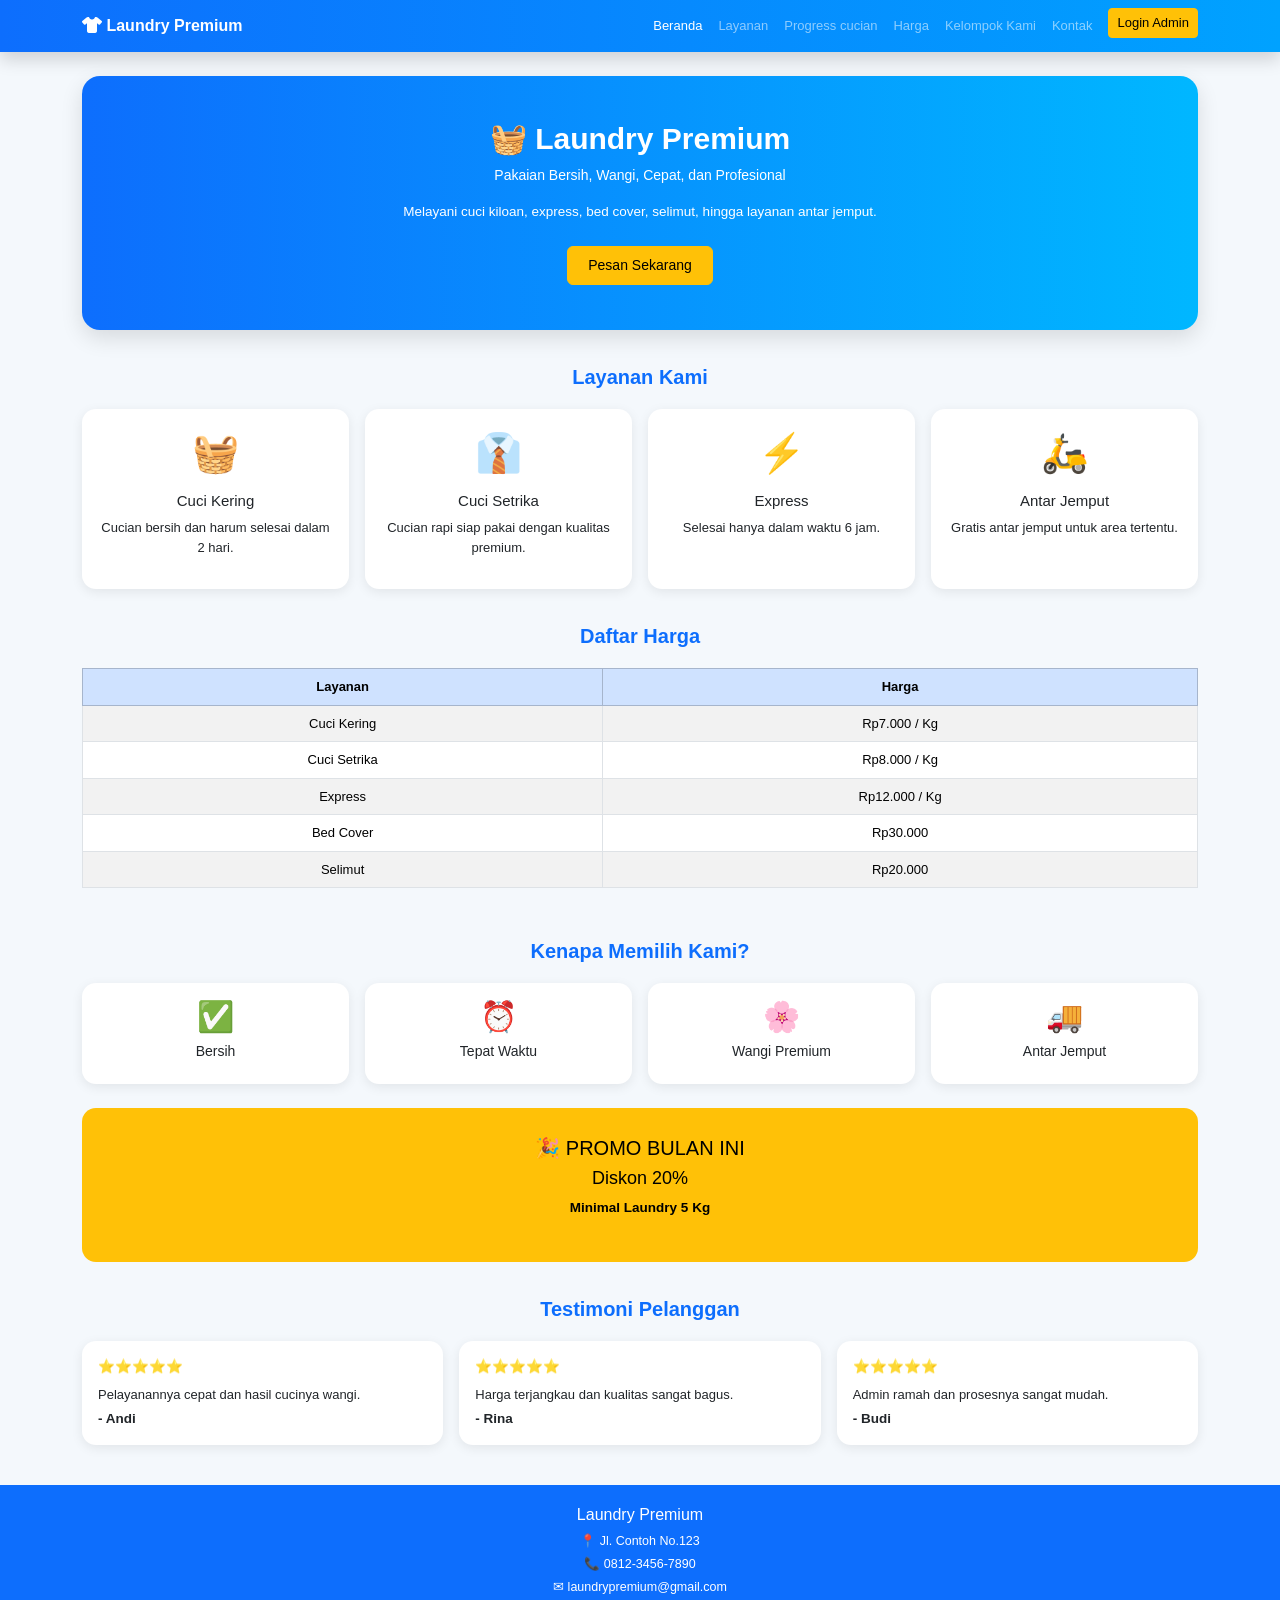
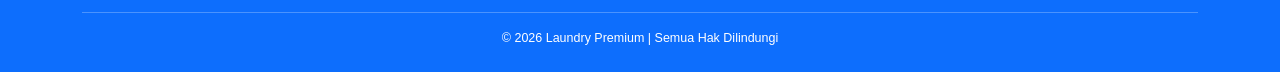
<file: index.html>
<!doctype html>
<html lang="id">
  <head>
    <meta charset="UTF-8" />
    <meta name="viewport" content="width=device-width, initial-scale=1.0" />
    <title>Dashboard Pengunjung - Laundry Premium</title>
    <link href="https://cdn.jsdelivr.net/npm/bootstrap@5.3.3/dist/css/bootstrap.min.css" rel="stylesheet" />
    <link rel="stylesheet" href="https://cdnjs.cloudflare.com/ajax/libs/font-awesome/6.5.2/css/all.min.css" />
    <link rel="stylesheet" href="style/konsumen.css" />
  </head>

  <body class="page-index">
    <nav class="navbar navbar-expand-lg navbar-dark shadow">
      <div class="container">
        <a class="navbar-brand fw-bold" href="#">
          <i class="fa-solid fa-shirt"></i> Laundry Premium
        </a>
        <button class="navbar-toggler" data-bs-toggle="collapse" data-bs-target="#menu">
          <span class="navbar-toggler-icon"></span>
        </button>
        <div class="collapse navbar-collapse" id="menu">
          <ul class="navbar-nav ms-auto">
            <li class="nav-item"><a class="nav-link active" href="#">Beranda</a></li>
            <li class="nav-item"><a class="nav-link" href="#layanan">Layanan</a></li>
            <li class="nav-item"><a class="nav-link" href="lacak_pesanan.html">Progress cucian</a></li>
            <li class="nav-item"><a class="nav-link" href="#harga">Harga</a></li>
            <li class="nav-item"><a class="nav-link" href="kelompok.html">Kelompok Kami</a></li>
            <li class="nav-item"><a class="nav-link" href="#kontak">Kontak</a></li>
            <li class="nav-item ms-2">
              <a href="admin/admin-login.html" class="btn btn-warning btn-sm">Login Admin</a>
            </li>
          </ul>
        </div>
      </div>
    </nav>

    <button id="scrollTopBtn" class="scroll-top-btn" title="Naik ke atas">
      <i class="fa-solid fa-arrow-up"></i>
    </button>

    <div class="container">
      <div class="hero">
        <h1>🧺 Laundry Premium</h1>
        <p class="lead mt-2" style="font-size:14px">Pakaian Bersih, Wangi, Cepat, dan Profesional</p>
        <p>Melayani cuci kiloan, express, bed cover, selimut, hingga layanan antar jemput.</p>
        <a href="konsumen.html" class="btn btn-warning mt-2" style="font-size:14px; padding:8px 20px">Pesan Sekarang</a>
      </div>
    </div>

    <div class="container" id="layanan">
      <h2 class="section-title">Layanan Kami</h2>
      <div class="row g-3">
        <div class="col-md-3">
          <div class="card p-3 text-center h-100">
            <div class="icon">🧺</div>
            <h4>Cuci Kering</h4>
            <p>Cucian bersih dan harum selesai dalam 2 hari.</p>
          </div>
        </div>
        <div class="col-md-3">
          <div class="card p-3 text-center h-100">
            <div class="icon">👔</div>
            <h4>Cuci Setrika</h4>
            <p>Cucian rapi siap pakai dengan kualitas premium.</p>
          </div>
        </div>
        <div class="col-md-3">
          <div class="card p-3 text-center h-100">
            <div class="icon">⚡</div>
            <h4>Express</h4>
            <p>Selesai hanya dalam waktu 6 jam.</p>
          </div>
        </div>
        <div class="col-md-3">
          <div class="card p-3 text-center h-100">
            <div class="icon">🛵</div>
            <h4>Antar Jemput</h4>
            <p>Gratis antar jemput untuk area tertentu.</p>
          </div>
        </div>
      </div>
    </div>

    <div class="container" id="harga">
      <h2 class="section-title">Daftar Harga</h2>
      <div class="table-responsive">
        <table class="table table-bordered table-striped text-center">
          <thead class="table-primary">
            <tr><th>Layanan</th><th>Harga</th></tr>
          </thead>
          <tbody>
            <tr><td>Cuci Kering</td><td>Rp7.000 / Kg</td></tr>
            <tr><td>Cuci Setrika</td><td>Rp8.000 / Kg</td></tr>
            <tr><td>Express</td><td>Rp12.000 / Kg</td></tr>
            <tr><td>Bed Cover</td><td>Rp30.000</td></tr>
            <tr><td>Selimut</td><td>Rp20.000</td></tr>
          </tbody>
        </table>
      </div>
    </div>

    <div class="container">
      <h2 class="section-title">Kenapa Memilih Kami?</h2>
      <div class="row g-3">
        <div class="col-md-3"><div class="card p-3 text-center"><h1 style="font-size:30px">✅</h1><h5 style="font-size:14px">Bersih</h5></div></div>
        <div class="col-md-3"><div class="card p-3 text-center"><h1 style="font-size:30px">⏰</h1><h5 style="font-size:14px">Tepat Waktu</h5></div></div>
        <div class="col-md-3"><div class="card p-3 text-center"><h1 style="font-size:30px">🌸</h1><h5 style="font-size:14px">Wangi Premium</h5></div></div>
        <div class="col-md-3"><div class="card p-3 text-center"><h1 style="font-size:30px">🚚</h1><h5 style="font-size:14px">Antar Jemput</h5></div></div>
      </div>
    </div>

    <div class="container mt-4">
      <div class="promo">
        <h2>🎉 PROMO BULAN INI</h2>
        <h3 class="mt-2">Diskon 20%</h3>
        <p>Minimal Laundry 5 Kg</p>
      </div>
    </div>

    <div class="container">
      <h2 class="section-title">Testimoni Pelanggan</h2>
      <div class="row g-3">
        <div class="col-md-4">
          <div class="card p-3">
            ⭐⭐⭐⭐⭐
            <p class="mt-2 mb-1">Pelayanannya cepat dan hasil cucinya wangi.</p>
            <b>- Andi</b>
          </div>
        </div>
        <div class="col-md-4">
          <div class="card p-3">
            ⭐⭐⭐⭐⭐
            <p class="mt-2 mb-1">Harga terjangkau dan kualitas sangat bagus.</p>
            <b>- Rina</b>
          </div>
        </div>
        <div class="col-md-4">
          <div class="card p-3">
            ⭐⭐⭐⭐⭐
            <p class="mt-2 mb-1">Admin ramah dan prosesnya sangat mudah.</p>
            <b>- Budi</b>
          </div>
        </div>
      </div>
    </div>

    <footer id="kontak">
      <div class="container text-center">
        <h3>Laundry Premium</h3>
        <p>📍 Jl. Contoh No.123</p>
        <p>📞 0812-3456-7890</p>
        <p>✉ laundrypremium@gmail.com</p>
        <hr />
        <p>&copy; 2026 Laundry Premium | Semua Hak Dilindungi</p>
      </div>
    </footer>

    <script src="https://cdn.jsdelivr.net/npm/bootstrap@5.3.3/dist/js/bootstrap.bundle.min.js"></script>
    <script src="style/konsumen.js"></script>
  </body>
</html>
</file>
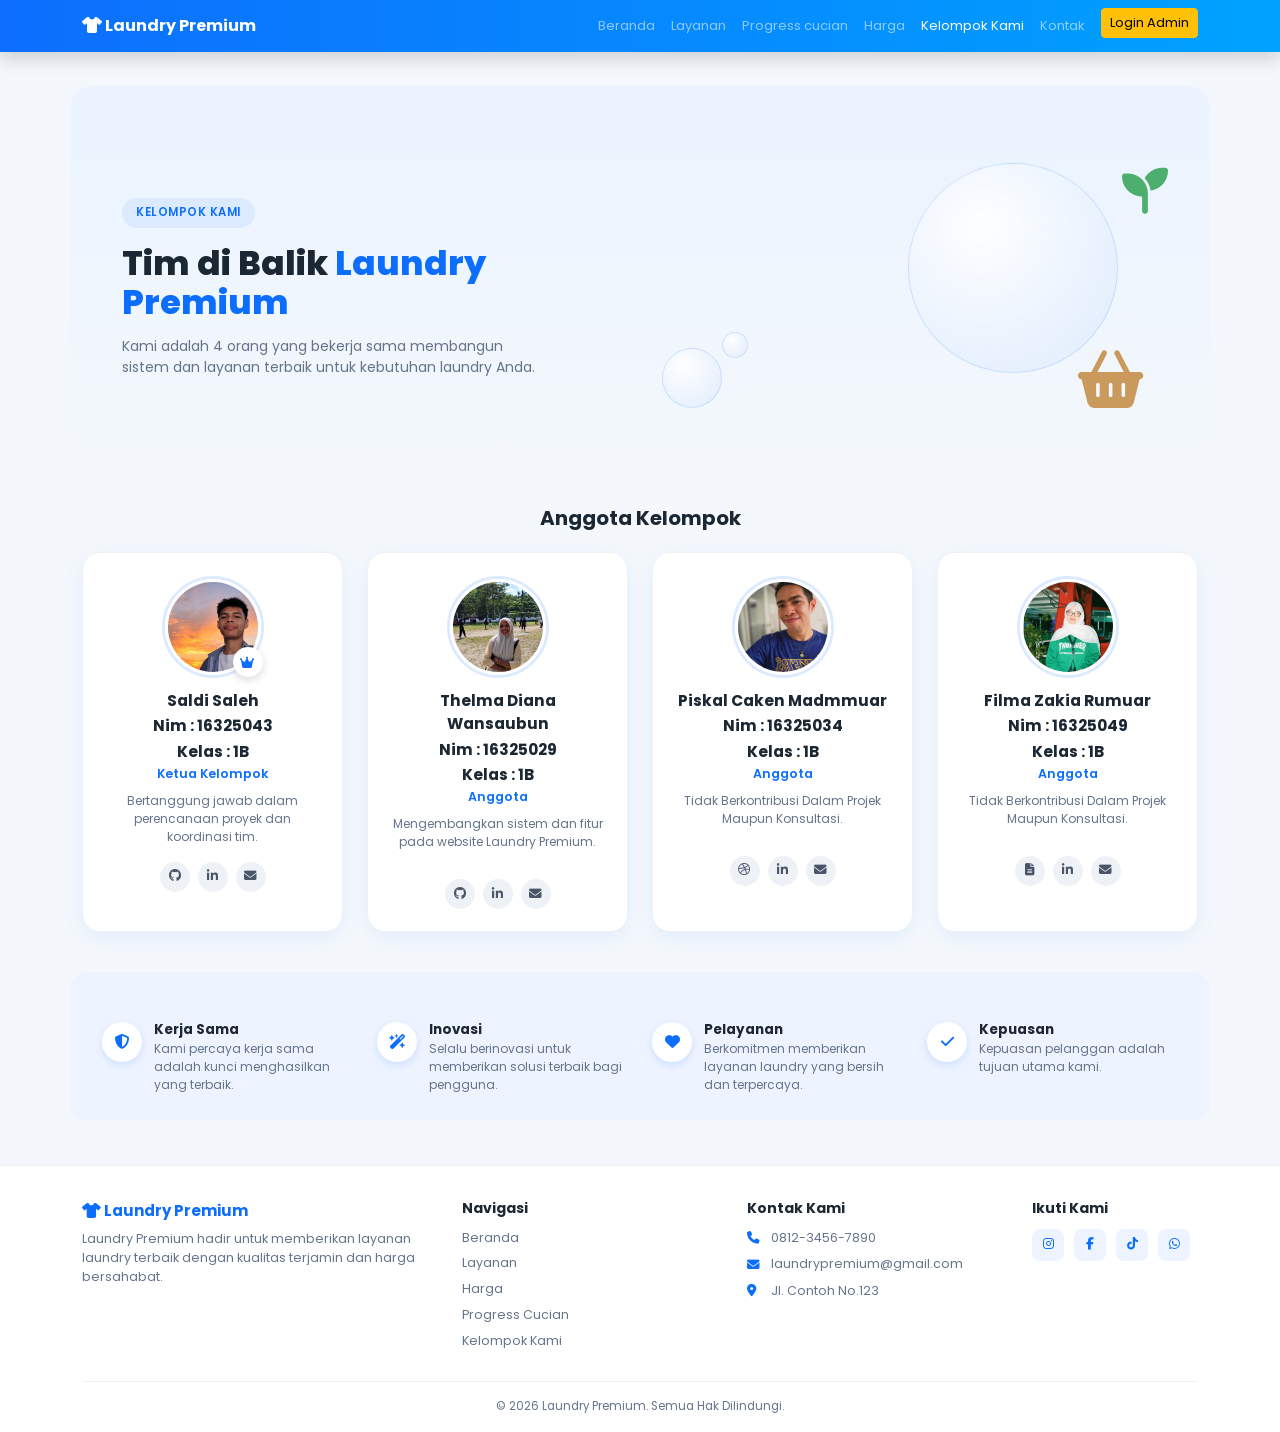
<file: kelompok.html>
<!doctype html>
<html lang="id">

<head>
  <meta charset="UTF-8" />
  <meta name="viewport" content="width=device-width, initial-scale=1.0" />
  <title>Kelompok Kami - Laundry Premium</title>
  <link href="https://cdn.jsdelivr.net/npm/bootstrap@5.3.3/dist/css/bootstrap.min.css" rel="stylesheet" />
  <link rel="stylesheet" href="https://cdnjs.cloudflare.com/ajax/libs/font-awesome/6.5.2/css/all.min.css" />
  <link href="https://fonts.googleapis.com/css2?family=Poppins:wght@400;500;600;700;800&display=swap"
    rel="stylesheet" />
  <link rel="stylesheet" href="style/konsumen.css" />
</head>

<body class="page-kelompok">
  <nav class="navbar navbar-expand-lg navbar-dark shadow">
    <div class="container">
      <a class="navbar-brand fw-bold" href="index.html">
        <i class="fa-solid fa-shirt"></i> Laundry Premium
      </a>
      <button class="navbar-toggler" data-bs-toggle="collapse" data-bs-target="#menu">
        <span class="navbar-toggler-icon"></span>
      </button>
      <div class="collapse navbar-collapse" id="menu">
        <ul class="navbar-nav ms-auto">
          <li class="nav-item"><a class="nav-link" href="index.html">Beranda</a></li>
          <li class="nav-item"><a class="nav-link" href="index.html#layanan">Layanan</a></li>
          <li class="nav-item"><a class="nav-link" href="lacak_pesanan.html">Progress cucian</a></li>
          <li class="nav-item"><a class="nav-link" href="index.html#harga">Harga</a></li>
          <li class="nav-item"><a class="nav-link active" href="kelompok.html">Kelompok Kami</a></li>
          <li class="nav-item"><a class="nav-link" href="index.html#kontak">Kontak</a></li>
          <li class="nav-item ms-2">
            <a href="admin/admin-login.html" class="btn btn-warning btn-sm">Login Admin</a>
          </li>
        </ul>
      </div>
    </div>
  </nav>

  <div class="container">
    <!-- HERO -->
    <div class="kk-hero row align-items-center g-4">
      <div class="col-lg-6">
        <span class="kk-badge">KELOMPOK KAMI</span>
        <h1>Tim di Balik <span>Laundry Premium</span></h1>
        <p>Kami adalah 4 orang yang bekerja sama membangun sistem dan layanan terbaik untuk kebutuhan laundry Anda.</p>
      </div>
      <div class="col-lg-6">
        <div class="kk-illustration">
          <div class="bubble b1"></div>
          <div class="bubble b2"></div>
          <div class="bubble b3"></div>
          <i class="fa-solid fa-seedling"></i>
          <i class="fa-solid fa-washing-machine"></i>
          <i class="fa-solid fa-basket-shopping"></i>
        </div>
      </div>
    </div>

    <!-- MEMBER CARDS -->
    <h2 class="kk-section-title">Anggota Kelompok</h2>
    <div class="row g-4">
      <div class="col-md-6 col-lg-3">
        <div class="member-card">
          <div class="avatar-wrap">
            <div class="avatar-circle">
              <img src="img/saldi.jpeg" alt="Saldi Saleh">
            </div>
            <div class="role-badge lead"><i class="fa-solid fa-crown"></i></div>
          </div>
          <div class="member-name">Saldi Saleh</div>
          <div class="member-name">Nim : 16325043</div>
          <div class="member-name">Kelas : 1B</div>
          <span class="member-role">Ketua Kelompok</span>
          <p class="member-desc">Bertanggung jawab dalam perencanaan proyek dan koordinasi tim.</p>
          <div class="social-row">
            <a href="https://github.com/gogonmon28-droid" title="GitHub"><i class="fa-brands fa-github"></i></a>
            <a href="#" title="LinkedIn"><i class="fa-brands fa-linkedin-in"></i></a>
            <a href="mailto:gogonmon28.com" title="Email"><i class="fa-solid fa-envelope"></i></a>
          </div>
        </div>
      </div>

      <div class="col-md-6 col-lg-3">
        <div class="member-card">
          <div class="avatar-wrap">
            <div class="avatar-circle">
              <img src="img/Thelma.jpeg" alt="Thelma Diana Wansaubun">
            </div>
          </div>
          <div class="member-name">Thelma Diana Wansaubun</div>
          <div class="member-name">Nim : 16325029</div>
          <div class="member-name">Kelas : 1B</div>
          <span class="member-role">Anggota</span>
          <p class="member-desc">Mengembangkan sistem dan fitur pada website Laundry Premium.</p>
          <div class="social-row">
            <a href="#" title="GitHub"><i class="fa-brands fa-github"></i></a>
            <a href="#" title="LinkedIn"><i class="fa-brands fa-linkedin-in"></i></a>
            <a href="#" title="Email"><i class="fa-solid fa-envelope"></i></a>
          </div>
        </div>
      </div>

      <div class="col-md-6 col-lg-3">
        <div class="member-card">
          <div class="avatar-wrap">
            <div class="avatar-circle"><img src="img/Caken.jpeg" alt="Piskal Caken Madmmuar"></div>
          </div>
          <div class="member-name">Piskal Caken Madmmuar</div>
          <div class="member-name">Nim : 16325034</div>
          <div class="member-name">Kelas : 1B</div>
          <span class="member-role">Anggota</span>
          <p class="member-desc">Tidak Berkontribusi Dalam Projek Maupun Konsultasi.</p>
          <div class="social-row">
            <a href="#" title="Dribbble"><i class="fa-brands fa-dribbble"></i></a>
            <a href="#" title="LinkedIn"><i class="fa-brands fa-linkedin-in"></i></a>
            <a href="#" title="Email"><i class="fa-solid fa-envelope"></i></a>
          </div>
        </div>
      </div>

      <div class="col-md-6 col-lg-3">
        <div class="member-card">
          <div class="avatar-wrap">
            <div class="avatar-circle"><img src="img/Filma.jpeg" alt="Filma Zakia Rumuar"></div>
          </div>
          <div class="member-name">Filma Zakia Rumuar</div>
          <div class="member-name">Nim : 16325049</div>
          <div class="member-name">Kelas : 1B</div>
          <span class="member-role">Anggota</span>
          <p class="member-desc">Tidak Berkontribusi Dalam Projek Maupun Konsultasi.</p>
          <div class="social-row">
            <a href="#" title="Dokumen"><i class="fa-solid fa-file-lines"></i></a>
            <a href="#" title="LinkedIn"><i class="fa-brands fa-linkedin-in"></i></a>
            <a href="#" title="Email"><i class="fa-solid fa-envelope"></i></a>
          </div>
        </div>
      </div>
    </div>

    <!-- VALUES -->
    <div class="kk-values row g-4">
      <div class="col-md-3 col-sm-6">
        <div class="kk-value-item">
          <div class="kk-value-icon"><i class="fa-solid fa-shield-halved"></i></div>
          <div>
            <h6>Kerja Sama</h6>
            <p>Kami percaya kerja sama adalah kunci menghasilkan yang terbaik.</p>
          </div>
        </div>
      </div>
      <div class="col-md-3 col-sm-6">
        <div class="kk-value-item">
          <div class="kk-value-icon"><i class="fa-solid fa-wand-magic-sparkles"></i></div>
          <div>
            <h6>Inovasi</h6>
            <p>Selalu berinovasi untuk memberikan solusi terbaik bagi pengguna.</p>
          </div>
        </div>
      </div>
      <div class="col-md-3 col-sm-6">
        <div class="kk-value-item">
          <div class="kk-value-icon"><i class="fa-solid fa-heart"></i></div>
          <div>
            <h6>Pelayanan</h6>
            <p>Berkomitmen memberikan layanan laundry yang bersih dan terpercaya.</p>
          </div>
        </div>
      </div>
      <div class="col-md-3 col-sm-6">
        <div class="kk-value-item">
          <div class="kk-value-icon"><i class="fa-solid fa-check"></i></div>
          <div>
            <h6>Kepuasan</h6>
            <p>Kepuasan pelanggan adalah tujuan utama kami.</p>
          </div>
        </div>
      </div>
    </div>
  </div>

  <!-- FOOTER -->
  <footer class="kk-footer">
    <div class="container">
      <div class="row g-4">
        <div class="col-lg-4">
          <div class="brand-line"><i class="fa-solid fa-shirt"></i> Laundry Premium</div>
          <p class="muted mt-2 mb-0">Laundry Premium hadir untuk memberikan layanan laundry terbaik dengan kualitas
            terjamin dan harga bersahabat.</p>
        </div>
        <div class="col-lg-3 col-sm-6">
          <h5>Navigasi</h5>
          <ul>
            <li><a href="index.html">Beranda</a></li>
            <li><a href="index.html#layanan">Layanan</a></li>
            <li><a href="index.html#harga">Harga</a></li>
            <li><a href="lacak_pesanan.html">Progress Cucian</a></li>
            <li><a href="kelompok.html">Kelompok Kami</a></li>
          </ul>
        </div>
        <div class="col-lg-3 col-sm-6">
          <h5>Kontak Kami</h5>
          <div class="contact-line"><i class="fa-solid fa-phone"></i> 0812-3456-7890</div>
          <div class="contact-line"><i class="fa-solid fa-envelope"></i> laundrypremium@gmail.com</div>
          <div class="contact-line"><i class="fa-solid fa-location-dot"></i> Jl. Contoh No.123</div>
        </div>
        <div class="col-lg-2">
          <h5>Ikuti Kami</h5>
          <div class="kk-social-icons">
            <a href="#" title="Instagram"><i class="fa-brands fa-instagram"></i></a>
            <a href="#" title="Facebook"><i class="fa-brands fa-facebook-f"></i></a>
            <a href="#" title="TikTok"><i class="fa-brands fa-tiktok"></i></a>
            <a href="#" title="WhatsApp"><i class="fa-brands fa-whatsapp"></i></a>
          </div>
        </div>
      </div>
      <div class="copyright">&copy; 2026 Laundry Premium. Semua Hak Dilindungi.</div>
    </div>
  </footer>

  <script src="https://cdn.jsdelivr.net/npm/bootstrap@5.3.3/dist/js/bootstrap.bundle.min.js"></script>
  <script src="style/konsumen.js"></script>
</body>

</html>
</file>
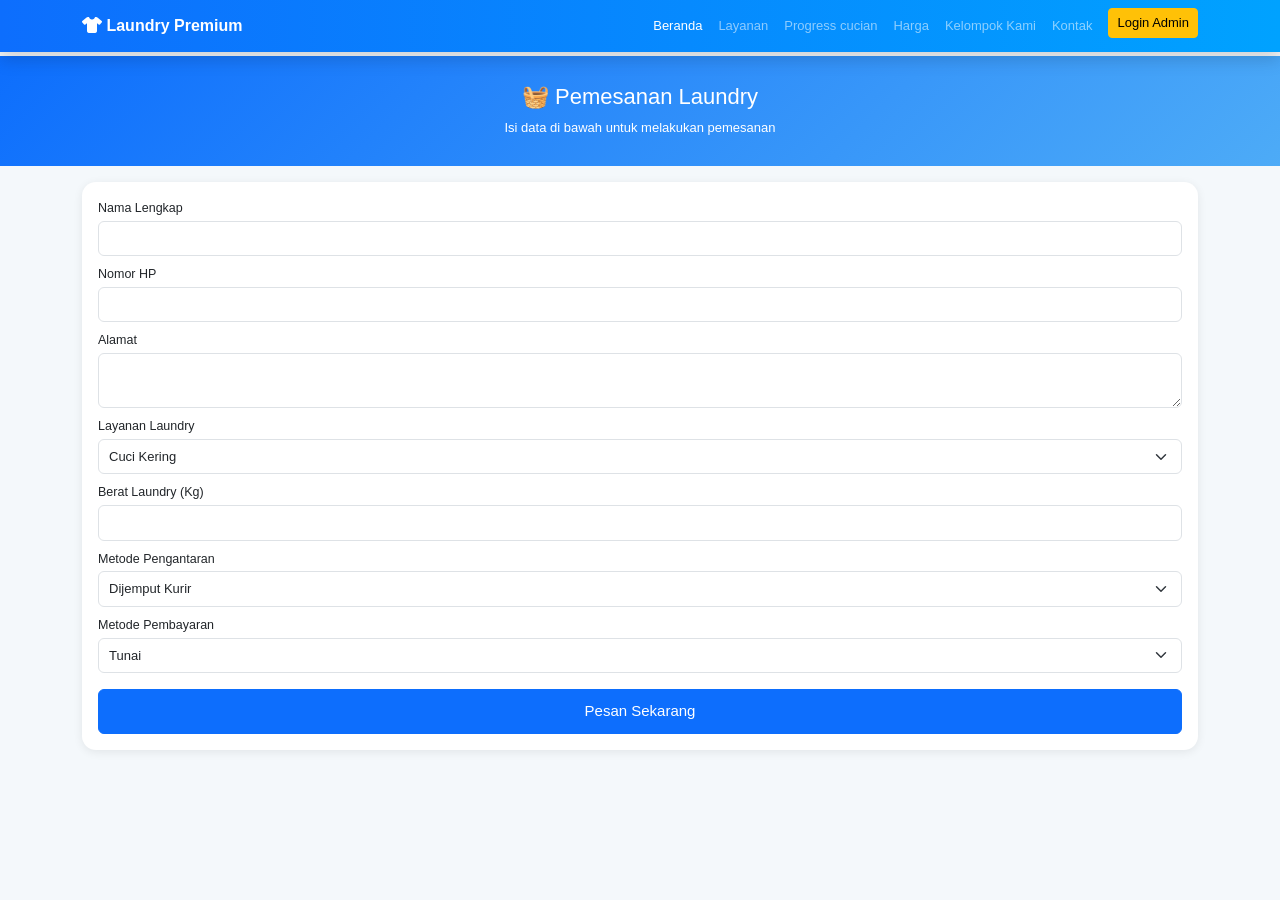
<file: konsumen.html>
<!DOCTYPE html>
<html lang="id">
<head>
<meta charset="UTF-8">
<meta name="viewport" content="width=device-width, initial-scale=1.0">
<title>Pesan Laundry - LaundryKu</title>
<link href="https://cdn.jsdelivr.net/npm/bootstrap@5.3.3/dist/css/bootstrap.min.css" rel="stylesheet">
<link rel="stylesheet" href="https://cdnjs.cloudflare.com/ajax/libs/font-awesome/6.5.2/css/all.min.css">
<link rel="stylesheet" href="style/konsumen.css">
</head>

<body class="page-konsumen">
    <nav class="navbar navbar-expand-lg navbar-dark shadow">
        <div class="container">
            <a class="navbar-brand fw-bold" href="#">
                <i class="fa-solid fa-shirt"></i> Laundry Premium
            </a>
            <button class="navbar-toggler" data-bs-toggle="collapse" data-bs-target="#menu">
                <span class="navbar-toggler-icon"></span>
            </button>
            <div class="collapse navbar-collapse" id="menu">
                <ul class="navbar-nav ms-auto">
                    <li class="nav-item"><a class="nav-link active" href="index.html">Beranda</a></li>
                    <li class="nav-item"><a class="nav-link" href="index.html#layanan">Layanan</a></li>
                    <li class="nav-item"><a class="nav-link" href="lacak_pesanan.html">Progress cucian</a></li>
                    <li class="nav-item"><a class="nav-link" href="index.html#harga">Harga</a></li>
                    <li class="nav-item"><a class="nav-link" href="kelompok.html">Kelompok Kami</a></li>
                    <li class="nav-item"><a class="nav-link" href="index.html#kontak">Kontak</a></li>
                    <li class="nav-item ms-2">
                        <a href="admin/admin-login.html" class="btn btn-warning btn-sm">Login Admin</a>
                    </li>
                </ul>
            </div>
        </div>
    </nav>
<div class="header">
    <h1>🧺 Pemesanan Laundry</h1>
    <p>Isi data di bawah untuk melakukan pemesanan</p>
</div>

<div class="container mt-3 mb-4">
    <div class="card">
        <div class="card-body p-3">
            <div class="mb-2">
                <label class="form-label">Nama Lengkap</label>
                <input type="text" class="form-control" id="nama">
            </div>
            <div class="mb-2">
                <label class="form-label">Nomor HP</label>
                <input type="text" class="form-control" id="hp">
            </div>
            <div class="mb-2">
                <label class="form-label">Alamat</label>
                <textarea class="form-control" rows="2" id="alamat"></textarea>
            </div>
            <div class="mb-2">
                <label class="form-label">Layanan Laundry</label>
                <select class="form-select" id="layanan">
                    <option>Cuci Kering</option>
                    <option>Cuci Setrika</option>
                    <option>Setrika Saja</option>
                    <option>Express 1 Hari</option>
                </select>
            </div>
            <div class="mb-2">
                <label class="form-label">Berat Laundry (Kg)</label>
                <input type="number" class="form-control" id="berat">
            </div>
            <div class="mb-2">
                <label class="form-label">Metode Pengantaran</label>
                <select class="form-select" id="antar">
                    <option>Dijemput Kurir</option>
                    <option>Antar Sendiri</option>
                </select>
            </div>
            <div class="mb-3">
                <label class="form-label">Metode Pembayaran</label>
                <select class="form-select" id="bayar">
                    <option>Tunai</option>
                    <option>Transfer Bank</option>
                    <option>DANA</option>
                    <option>OVO</option>
                    <option>GoPay</option>
                </select>
            </div>
            <button class="btn btn-primary btn-pesan" onclick="pesanLaundry()">Pesan Sekarang</button>
        </div>
    </div>

    <div class="card mt-3" id="hasilPesan">
        <div class="card-body text-center p-3">
            <h3 class="text-success" style="font-size:16px">✅ Pesanan Berhasil</h3>
            <p id="kodePesanan"></p>
            <p class="mon">
                Simpan kode pesanan Anda untuk digunakan
                pada menu <a href="lacak_pesanan.html">Progress cucian</a>.
            </p>
        </div>
    </div>
</div>

<script src="https://cdn.jsdelivr.net/npm/bootstrap@5.3.3/dist/js/bootstrap.bundle.min.js"></script>
<script src="style/konsumen.js"></script>
</body>
</html>
</file>
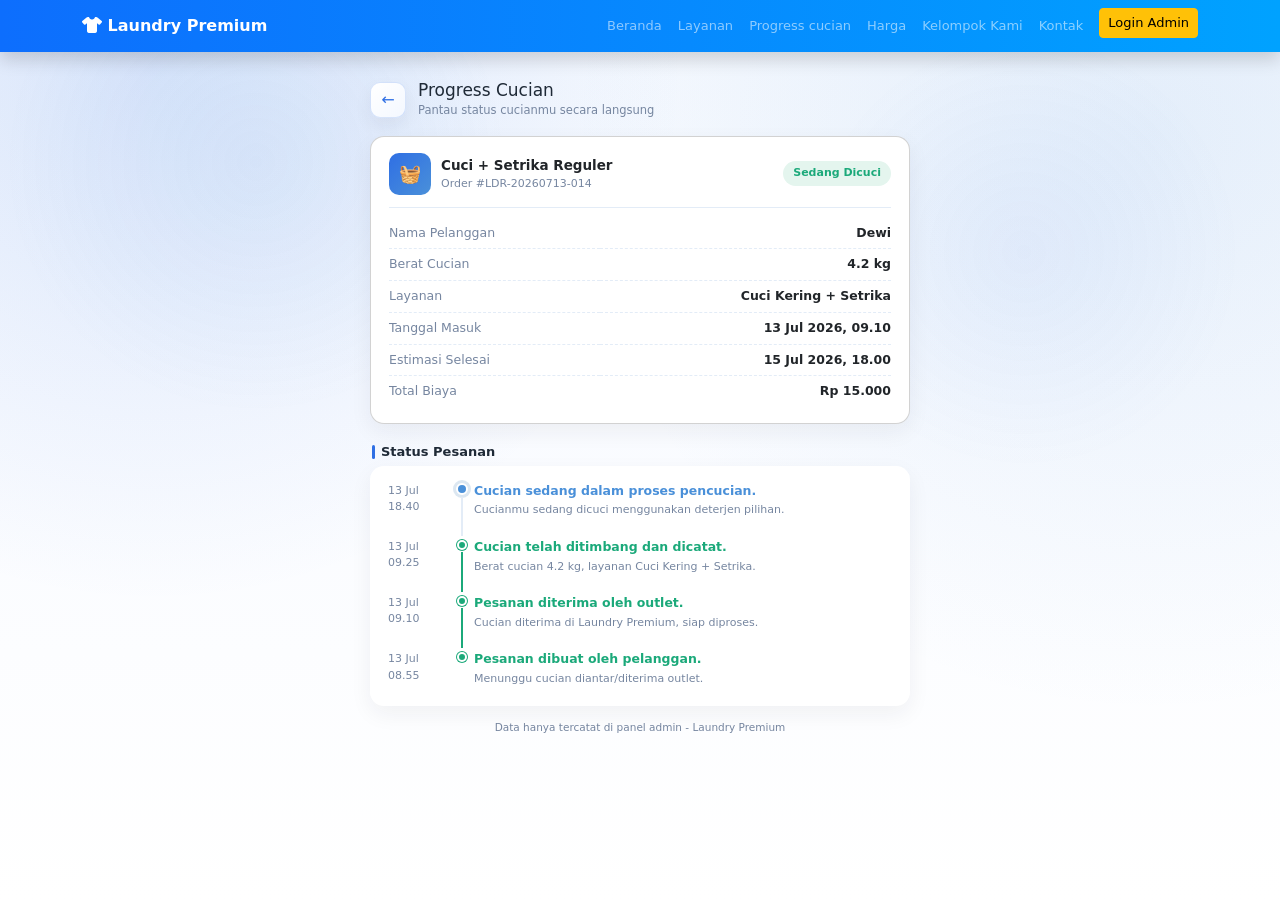
<file: progress-cucian.html>
<!DOCTYPE html>
<html lang="id">

<head>
    <meta charset="UTF-8">
    <meta name="viewport" content="width=device-width, initial-scale=1.0">
    <title>Progress Cucian - Laundry Premium</title>
        <link href="https://cdn.jsdelivr.net/npm/bootstrap@5.3.3/dist/css/bootstrap.min.css" rel="stylesheet">
        <link rel="stylesheet" href="https://cdnjs.cloudflare.com/ajax/libs/font-awesome/6.5.2/css/all.min.css">
    <link rel="stylesheet" href="style/konsumen.css" />
</head>

<body class="page-progress">
    <nav class="navbar navbar-expand-lg navbar-dark shadow">
        <div class="container">
            <a class="navbar-brand fw-bold" href="#">
                <i class="fa-solid fa-shirt"></i> Laundry Premium
            </a>
            <button class="navbar-toggler" data-bs-toggle="collapse" data-bs-target="#menu">
                <span class="navbar-toggler-icon"></span>
            </button>
            <div class="collapse navbar-collapse" id="menu">
                <ul class="navbar-nav ms-auto">
                    <li class="nav-item"><a class="nav-link" href="index.html">Beranda</a></li>
                    <li class="nav-item"><a class="nav-link" href="index.html#layanan">Layanan</a></li>
                    <li class="nav-item"><a class="nav-link" href="lacak_pesanan.html">Progress cucian</a></li>
                    <li class="nav-item"><a class="nav-link" href="index.html#harga">Harga</a></li>
                    <li class="nav-item"><a class="nav-link" href="kelompok.html">Kelompok Kami</a></li>
                    <li class="nav-item"><a class="nav-link" href="index.html#kontak">Kontak</a></li>
                    <li class="nav-item ms-2">
                        <a href="admin/admin-login.html" class="btn btn-warning btn-sm">Login Admin</a>
                    </li>
                </ul>
            </div>
        </div>
    </nav>
    <div class="wrap">
        <div class="topbar">
            <a href="lacak_pesanan.html" class="back-pill">←</a>
            <div>
                <h1>Progress Cucian</h1>
                <p>Pantau status cucianmu secara langsung</p>
            </div>
        </div>

        <div class="card">
            <div class="card-head">
                <div class="thumb">🧺</div>
                <div>
                    <div class="name">Cuci + Setrika Reguler</div>
                    <div class="code">Order #LDR-20260713-014</div>
                </div>
                <div class="status-chip">Sedang Dicuci</div>
            </div>

            <table class="detail">
                <tr><td>Nama Pelanggan</td><td>Dewi</td></tr>
                <tr><td>Berat Cucian</td><td>4.2 kg</td></tr>
                <tr><td>Layanan</td><td>Cuci Kering + Setrika</td></tr>
                <tr><td>Tanggal Masuk</td><td>13 Jul 2026, 09.10</td></tr>
                <tr><td>Estimasi Selesai</td><td>15 Jul 2026, 18.00</td></tr>
                <tr><td>Total Biaya</td><td>Rp 15.000</td></tr>
            </table>
        </div>

        <div class="section-title">Status Pesanan</div>

        <div class="timeline">
            <div class="t-item current">
                <div class="t-time">13 Jul<br>18.40</div>
                <div class="t-rail">
                    <div class="t-dot"></div>
                    <div class="t-connector"></div>
                </div>
                <div class="t-body">
                    <div class="t-title">Cucian sedang dalam proses pencucian.</div>
                    <div class="t-sub">Cucianmu sedang dicuci menggunakan deterjen pilihan.</div>
                </div>
            </div>

            <div class="t-item done">
                <div class="t-time">13 Jul<br>09.25</div>
                <div class="t-rail">
                    <div class="t-dot"></div>
                    <div class="t-connector"></div>
                </div>
                <div class="t-body">
                    <div class="t-title">Cucian telah ditimbang dan dicatat.</div>
                    <div class="t-sub">Berat cucian 4.2 kg, layanan Cuci Kering + Setrika.</div>
                </div>
            </div>

            <div class="t-item done">
                <div class="t-time">13 Jul<br>09.10</div>
                <div class="t-rail">
                    <div class="t-dot"></div>
                    <div class="t-connector"></div>
                </div>
                <div class="t-body">
                    <div class="t-title">Pesanan diterima oleh outlet.</div>
                    <div class="t-sub">Cucian diterima di Laundry Premium, siap diproses.</div>
                </div>
            </div>

            <div class="t-item done">
                <div class="t-time">13 Jul<br>08.55</div>
                <div class="t-rail">
                    <div class="t-dot"></div>
                </div>
                <div class="t-body">
                    <div class="t-title">Pesanan dibuat oleh pelanggan.</div>
                    <div class="t-sub">Menunggu cucian diantar/diterima outlet.</div>
                </div>
            </div>
        </div>

        <div class="footnote">Data hanya tercatat di panel admin - Laundry Premium</div>
    </div>

        <script src="https://cdn.jsdelivr.net/npm/bootstrap@5.3.3/dist/js/bootstrap.bundle.min.js"></script>
        <script src="style/konsumen.js"></script>
</body>

</html>
</file>
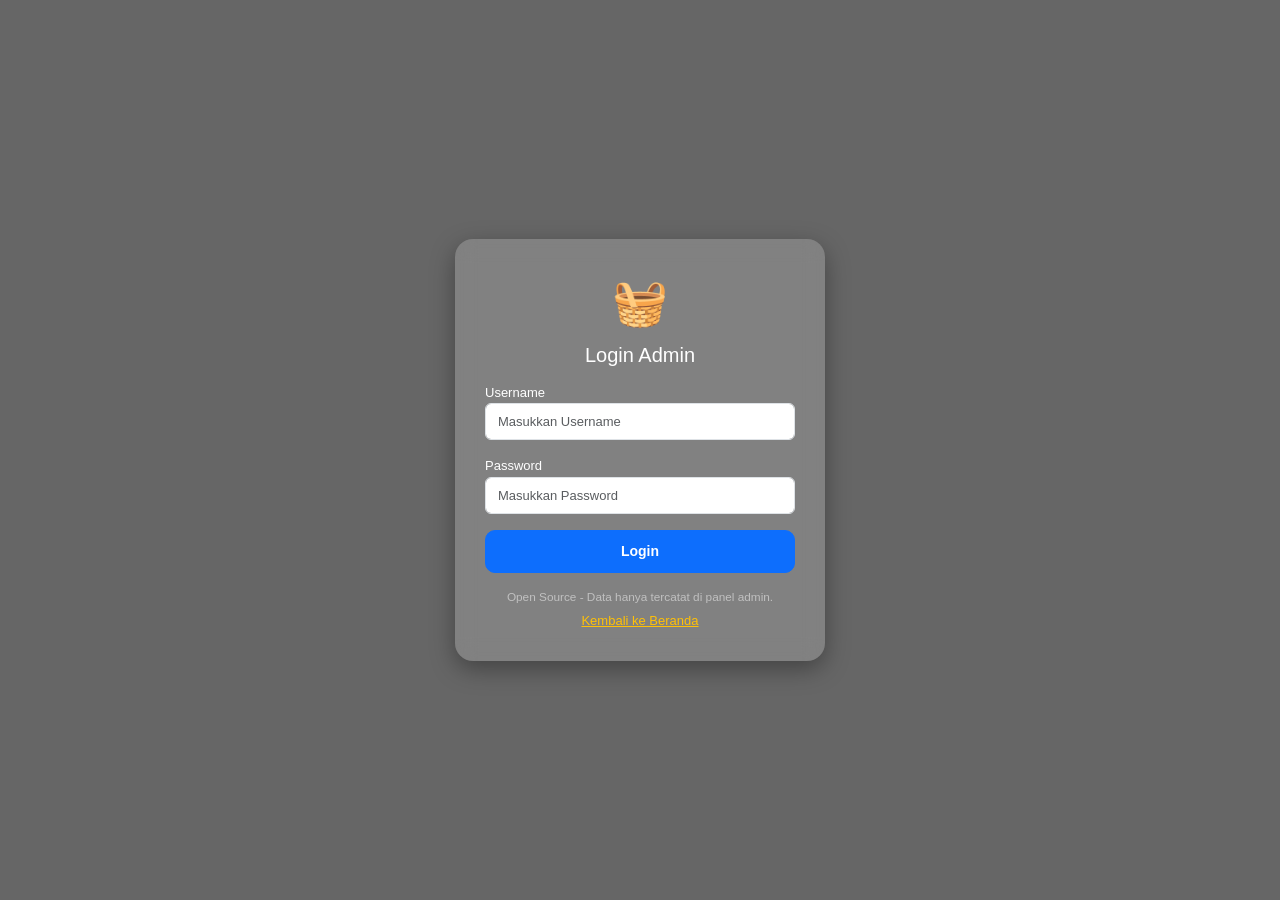
<file: admin/admin-login.html>
<!doctype html>
<html lang="id">
  <head>
    <meta charset="UTF-8" />
    <meta name="viewport" content="width=device-width, initial-scale=1.0" />
    <title>Login Admin - Laundry Premium</title>
    <link href="https://cdn.jsdelivr.net/npm/bootstrap@5.3.3/dist/css/bootstrap.min.css" rel="stylesheet" />
    <link rel="stylesheet" href="../style/admin-login.css">
  </head>
  <body>
    <div class="login-box">
      <div class="text-center mb-3">
        <div style="font-size:45px">🧺</div>
        <h2 style="font-size:20px; margin-top:6px">Login Admin</h2>
      </div>
      <div class="mb-3">
        <label>Username</label>
        <input type="text" id="username" class="form-control" placeholder="Masukkan Username" />
      </div>
      <div class="mb-3">
        <label>Password</label>
        <input type="password" id="password" class="form-control" placeholder="Masukkan Password" />
      </div>
      <button class="btn btn-primary btn-login" onclick="loginAdmin()">Login</button>
      <div class="text-center mt-3">
        <p class="small text-white-50 mb-1">Open Source - Data hanya tercatat di panel admin.</p>
        <a href="../index.html" class="text-warning" style="font-size:13px">Kembali ke Beranda</a>
      </div>
    </div>
    <script src="../style/admin-login.js"></script>
  </body>
</html>
</file>
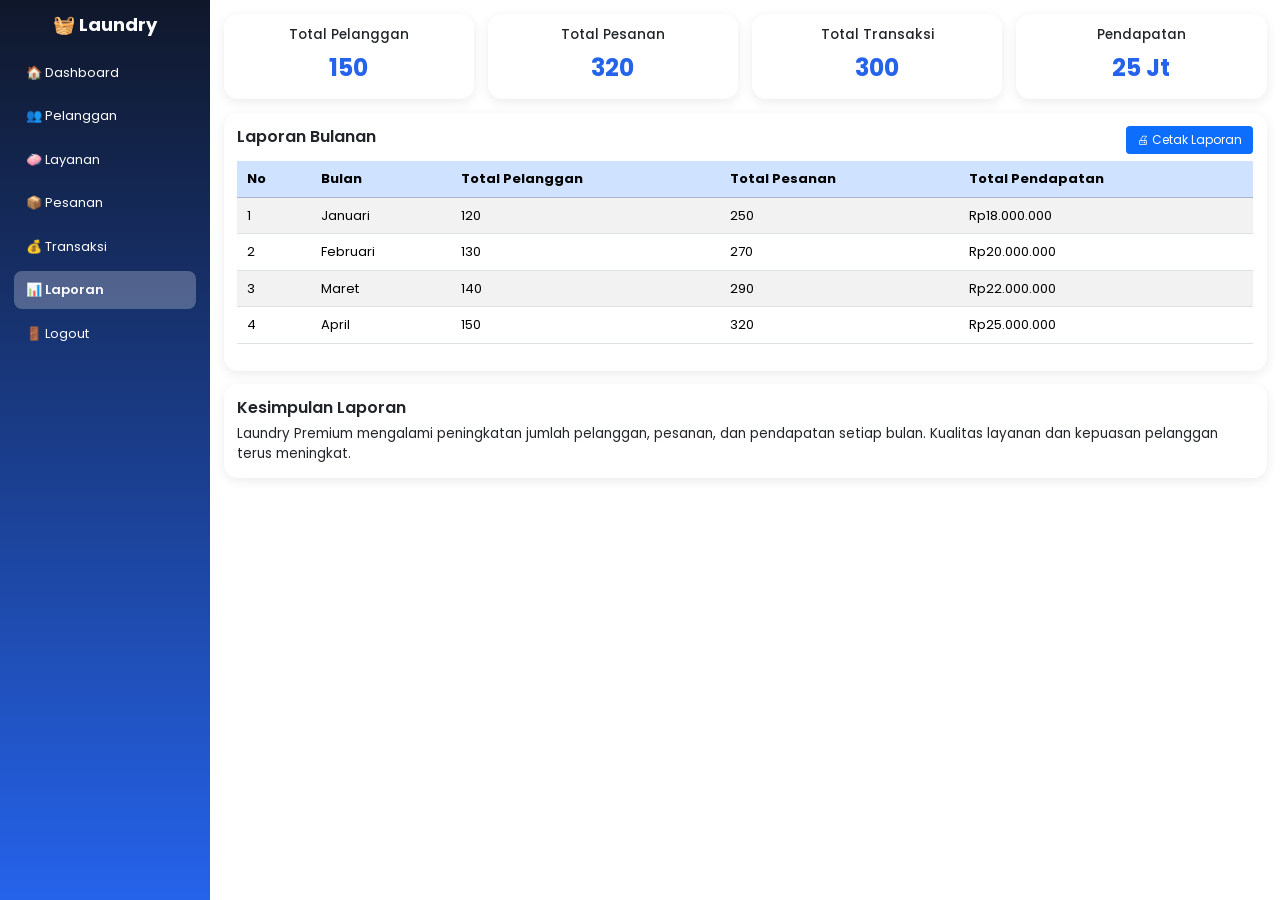
<file: admin/laporan.html>
<!DOCTYPE html>
<html lang="id">
<head>
    <meta charset="UTF-8">
    <meta name="viewport" content="width=device-width, initial-scale=1.0">
    <title>Laporan Laundry</title>
    <link href="https://cdn.jsdelivr.net/npm/bootstrap@5.3.3/dist/css/bootstrap.min.css" rel="stylesheet">
    <link href="https://fonts.googleapis.com/css2?family=Poppins:wght@300;400;500;600;700&display=swap" rel="stylesheet">
    <link rel="stylesheet" href="../style/laporan.css">
</head>
<body>
    <div class="app-layout">
    <div class="sidebar">
        <h2>🧺 Laundry</h2>
        <a href="dashboard.html">🏠 Dashboard</a>
        <a href="pelanggan.html">👥 Pelanggan</a>
        <a href="layanan.html">🧼 Layanan</a>
        <a href="pesanan.html">📦 Pesanan</a>
        <a href="transaksi.html">💰 Transaksi</a>
        <a href="laporan.html" class="active">📊 Laporan</a>
        <a href="../index.html">🚪 Logout</a>
    </div>
    <div class="main">
        <div class="container-fluid p-3">
            <div class="row g-3">
                <div class="col-md-3">
                    <div class="card p-3 text-center">
                        <h5>Total Pelanggan</h5>
                        <div class="stat">150</div>
                    </div>
                </div>
                <div class="col-md-3">
                    <div class="card p-3 text-center">
                        <h5>Total Pesanan</h5>
                        <div class="stat">320</div>
                    </div>
                </div>
                <div class="col-md-3">
                    <div class="card p-3 text-center">
                        <h5>Total Transaksi</h5>
                        <div class="stat">300</div>
                    </div>
                </div>
                <div class="col-md-3">
                    <div class="card p-3 text-center">
                        <h5>Pendapatan</h5>
                        <div class="stat">25 Jt</div>
                    </div>
                </div>
            </div>
            <div class="card p-3 mt-3">
                <div class="d-flex justify-content-between align-items-center">
                    <h3>Laporan Bulanan</h3>
                    <button class="btn btn-primary btn-sm" onclick="window.print()">🖨 Cetak Laporan</button>
                </div>
                <table class="table table-striped table-hover mt-2">
                    <thead class="table-primary">
                        <tr><th>No</th><th>Bulan</th><th>Total Pelanggan</th><th>Total Pesanan</th><th>Total Pendapatan</th></tr>
                    </thead>
                    <tbody>
                        <tr><td>1</td><td>Januari</td><td>120</td><td>250</td><td>Rp18.000.000</td></tr>
                        <tr><td>2</td><td>Februari</td><td>130</td><td>270</td><td>Rp20.000.000</td></tr>
                        <tr><td>3</td><td>Maret</td><td>140</td><td>290</td><td>Rp22.000.000</td></tr>
                        <tr><td>4</td><td>April</td><td>150</td><td>320</td><td>Rp25.000.000</td></tr>
                    </tbody>
                </table>
            </div>
            <div class="card p-3 mt-3">
                <h3>Kesimpulan Laporan</h3>
                <p class="mb-0">Laundry Premium mengalami peningkatan jumlah pelanggan, pesanan, dan pendapatan setiap bulan. Kualitas layanan dan kepuasan pelanggan terus meningkat.</p>
            </div>
        </div>
    </div>
    </div>
</body>
</html>
</file>
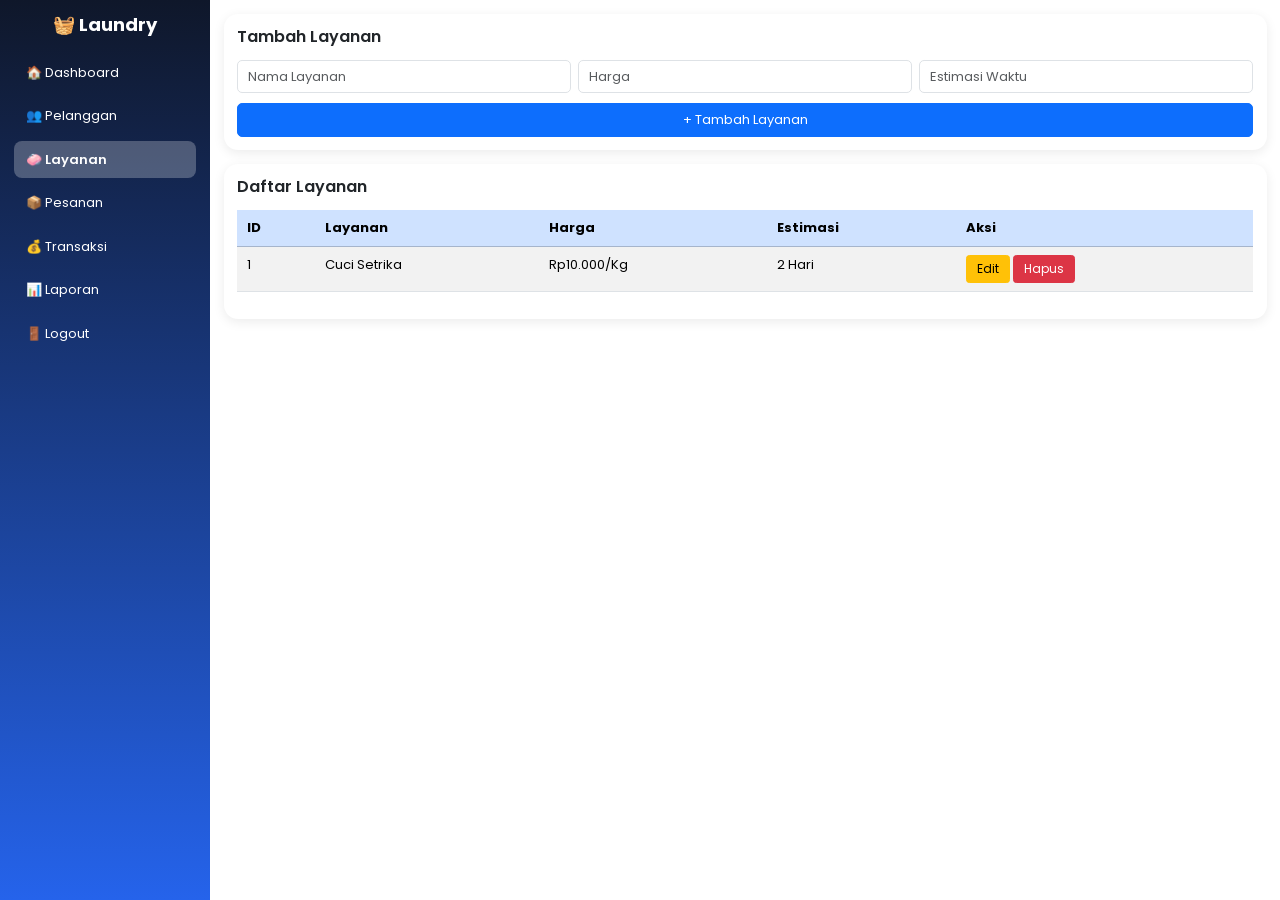
<file: admin/layanan.html>
<!DOCTYPE html>
<html lang="id">
<head>
    <meta charset="UTF-8">
    <meta name="viewport" content="width=device-width, initial-scale=1.0">
    <title>Data Layanan Laundry</title>
    <link href="https://cdn.jsdelivr.net/npm/bootstrap@5.3.3/dist/css/bootstrap.min.css" rel="stylesheet">
    <link href="https://fonts.googleapis.com/css2?family=Poppins:wght@300;400;500;600;700&display=swap" rel="stylesheet">
    <link rel="stylesheet" href="../style/layanan.css">
</head>
<body>
    <div class="app-layout">

    <div class="sidebar">
        <h2>🧺 Laundry</h2>
        <a href="dashboard.html">🏠 Dashboard</a>
        <a href="pelanggan.html">👥 Pelanggan</a>
        <a href="layanan.html" class="active">🧼 Layanan</a>
        <a href="pesanan.html">📦 Pesanan</a>
        <a href="transaksi.html">💰 Transaksi</a>
        <a href="laporan.html">📊 Laporan</a>
        <a href="../index.html">🚪 Logout</a>
    </div>

    <div class="main">
        <div class="container-fluid p-3">
            <div class="card p-3">
                <h3 class="mb-3">Tambah Layanan</h3>
                <div class="row g-2">
                    <div class="col-md-4 mb-2">
                        <input type="text" id="layanan" class="form-control" placeholder="Nama Layanan">
                    </div>
                    <div class="col-md-4 mb-2">
                        <input type="text" id="harga" class="form-control" placeholder="Harga">
                    </div>
                    <div class="col-md-4 mb-2">
                        <input type="text" id="estimasi" class="form-control" placeholder="Estimasi Waktu">
                    </div>
                </div>
                <button class="btn btn-primary mt-1" onclick="tambahLayanan()">+ Tambah Layanan</button>
            </div>
            <div class="card p-3 mt-3">
                <h3>Daftar Layanan</h3>
                <table class="table table-striped table-hover mt-2">
                    <thead class="table-primary">
                        <tr><th>ID</th><th>Layanan</th><th>Harga</th><th>Estimasi</th><th>Aksi</th></tr>
                    </thead>
                    <tbody id="dataLayanan">
                        <tr>
                            <td>1</td><td>Cuci Setrika</td><td>Rp10.000/Kg</td><td>2 Hari</td>
                            <td>
                                <button class="btn btn-warning btn-sm" onclick="editBaris(this)">Edit</button>
                                <button class="btn btn-danger btn-sm" onclick="hapusBaris(this)">Hapus</button>
                            </td>
                        </tr>
                    </tbody>
                </table>
            </div>
        </div>
    </div>
    <script src="../style/layanan.js"></script>
    </div>
</body>
</html>
</file>
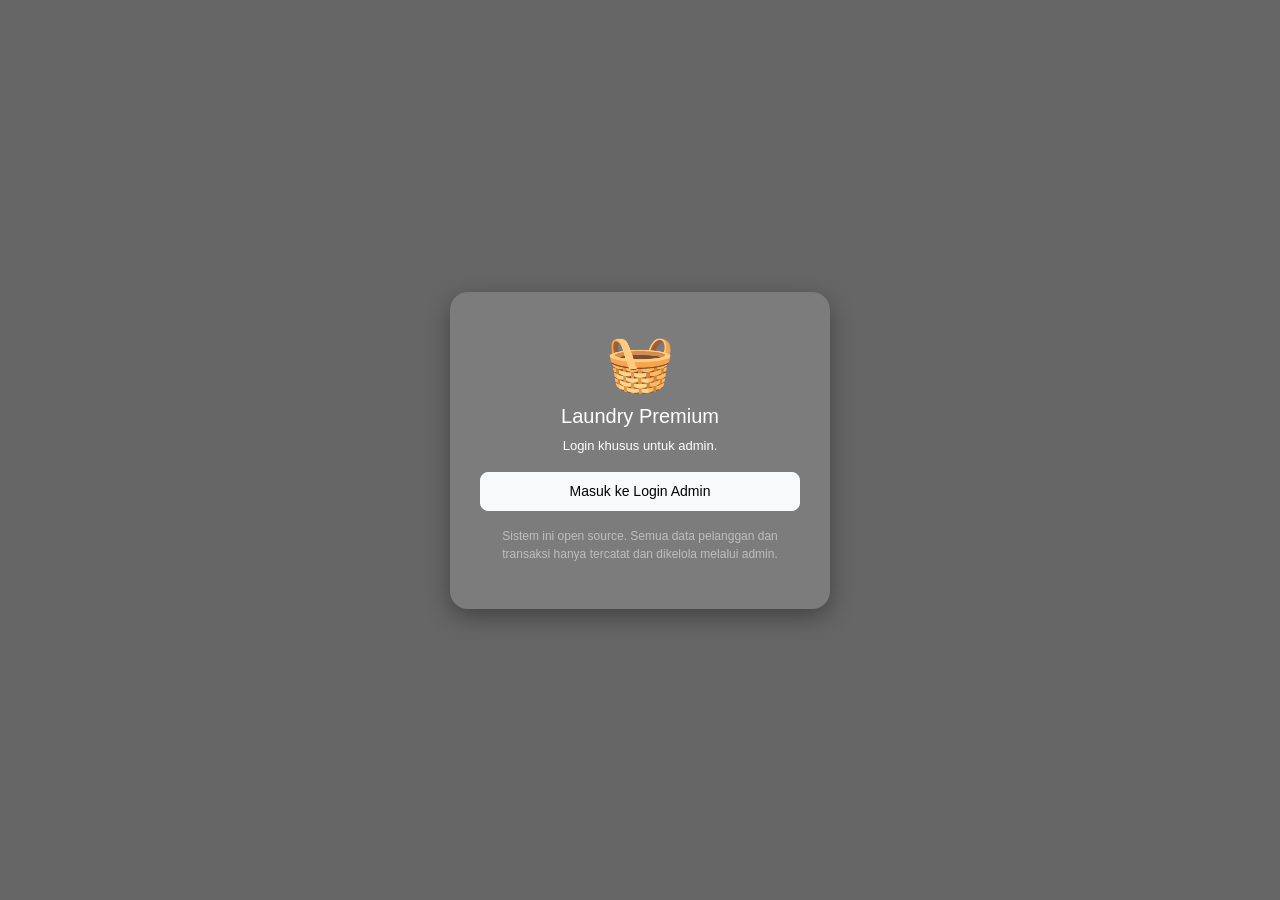
<file: admin/login.html>
<!DOCTYPE html>
<html lang="id">
<head>
    <meta charset="UTF-8">
    <meta name="viewport" content="width=device-width, initial-scale=1.0">
    <title>Laundry Premium - Login</title>
    <link href="https://cdn.jsdelivr.net/npm/bootstrap@5.3.3/dist/css/bootstrap.min.css" rel="stylesheet">
    <link rel="stylesheet" href="../style/login.css">
</head>
<body>
    <div class="login-box">
        <div class="logo">🧺</div>
        <h2 class="text-center" style="font-size:20px">Laundry Premium</h2>
        <p class="text-center" style="font-size:13px">Login khusus untuk admin.</p>
        <div class="d-grid gap-2 mt-3">
            <a href="admin-login.html" class="btn btn-light btn-lg" style="font-size:14px">Masuk ke Login Admin</a>
        </div>
        <p class="text-center mt-3 text-white-50" style="font-size:12px">
            Sistem ini open source. Semua data pelanggan dan transaksi hanya tercatat dan dikelola melalui admin.
        </p>
    </div>
</body>
</html>
</file>
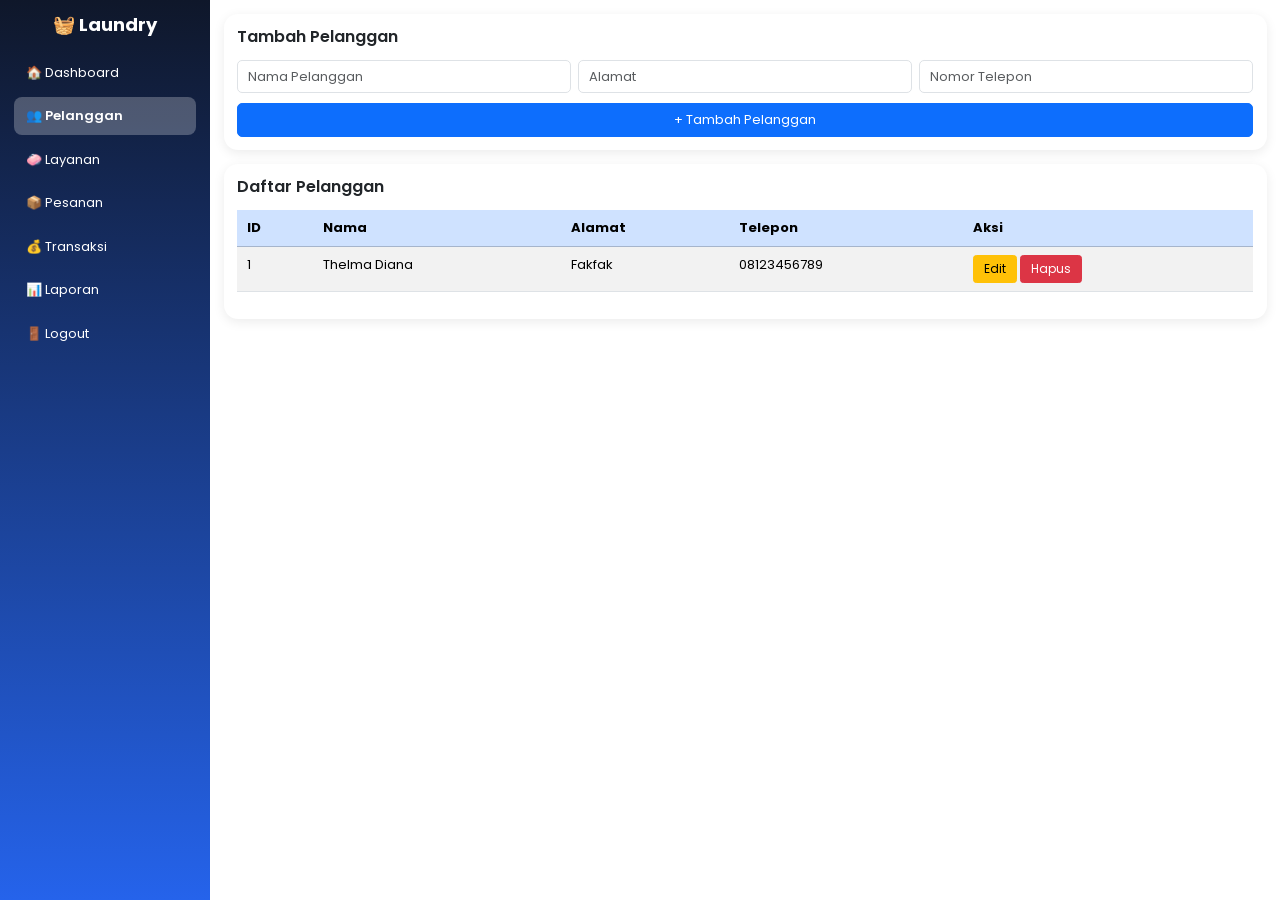
<file: admin/pelanggan.html>
<!DOCTYPE html>
<html lang="id">
<head>
    <meta charset="UTF-8">
    <meta name="viewport" content="width=device-width, initial-scale=1.0">
    <title>Data Pelanggan Laundry</title>
    <link href="https://cdn.jsdelivr.net/npm/bootstrap@5.3.3/dist/css/bootstrap.min.css" rel="stylesheet">
    <link href="https://fonts.googleapis.com/css2?family=Poppins:wght@300;400;500;600;700&display=swap" rel="stylesheet">
    <link rel="stylesheet" href="../style/pelanggan.css">
</head>
<body>
    <div class="app-layout">

    <div class="sidebar">
        <h2>🧺 Laundry</h2>
        <a href="dashboard.html">🏠 Dashboard</a>
        <a href="pelanggan.html" class="active">👥 Pelanggan</a>
        <a href="layanan.html">🧼 Layanan</a>
        <a href="pesanan.html">📦 Pesanan</a>
        <a href="transaksi.html">💰 Transaksi</a>
        <a href="laporan.html">📊 Laporan</a>
        <a href="../index.html">🚪 Logout</a>
    </div>

    <div class="main">
        <div class="container-fluid p-3">
            <div class="card p-3">
                <h3 class="mb-3">Tambah Pelanggan</h3>
                <div class="row g-2">
                    <div class="col-md-4 mb-2">
                        <input type="text" id="nama" class="form-control" placeholder="Nama Pelanggan">
                    </div>
                    <div class="col-md-4 mb-2">
                        <input type="text" id="alamat" class="form-control" placeholder="Alamat">
                    </div>
                    <div class="col-md-4 mb-2">
                        <input type="text" id="telepon" class="form-control" placeholder="Nomor Telepon">
                    </div>
                </div>
                <button class="btn btn-primary mt-1" onclick="tambahPelanggan()">+ Tambah Pelanggan</button>
            </div>
            <div class="card p-3 mt-3">
                <h3>Daftar Pelanggan</h3>
                <table class="table table-striped table-hover mt-2">
                    <thead class="table-primary">
                        <tr><th>ID</th><th>Nama</th><th>Alamat</th><th>Telepon</th><th>Aksi</th></tr>
                    </thead>
                    <tbody id="dataPelanggan">
                        <tr>
                            <td>1</td><td>Thelma Diana</td><td>Fakfak</td><td>08123456789</td>
                            <td>
                                <button class="btn btn-warning btn-sm" onclick="editBaris(this)">Edit</button>
                                <button class="btn btn-danger btn-sm" onclick="hapusBaris(this)">Hapus</button>
                            </td>
                        </tr>
                    </tbody>
                </table>
            </div>
        </div>
    </div>
    <script src="../style/pelanggan.js"></script>
    </div>
</body>
</html>
</file>
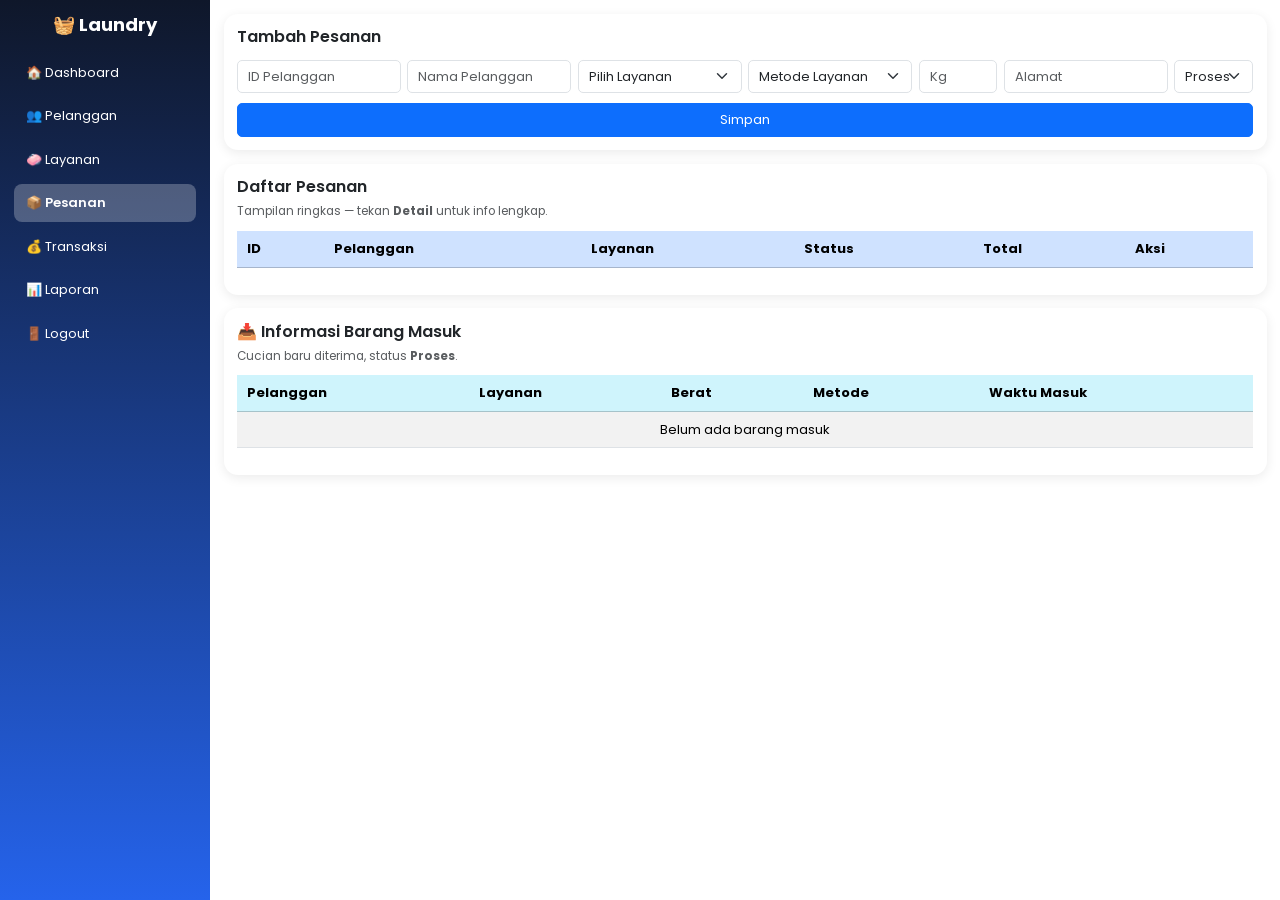
<file: admin/pesanan.html>
<!DOCTYPE html>
<html lang="id">
<head>
    <meta charset="UTF-8">
    <meta name="viewport" content="width=device-width, initial-scale=1.0">
    <title>Data Pesanan Laundry</title>
    <link href="https://cdn.jsdelivr.net/npm/bootstrap@5.3.3/dist/css/bootstrap.min.css" rel="stylesheet">
    <link href="https://fonts.googleapis.com/css2?family=Poppins:wght@300;400;500;600;700&display=swap" rel="stylesheet">
    <link rel="stylesheet" href="../style/pesanan.css">
</head>
<body>
    <div class="app-layout">
    <div class="sidebar">
        <h2>🧺 Laundry</h2>
        <a href="dashboard.html">🏠 Dashboard</a>
        <a href="pelanggan.html">👥 Pelanggan</a>
        <a href="layanan.html">🧼 Layanan</a>
        <a href="pesanan.html" class="active">📦 Pesanan</a>
        <a href="transaksi.html">💰 Transaksi</a>
        <a href="laporan.html">📊 Laporan</a>
        <a href="../index.html">🚪 Logout</a>
    </div>
    <div class="main">
        <div class="container-fluid p-3">
            <div class="card p-3">
                <h3 class="mb-3">Tambah Pesanan</h3>
                <div class="row g-2">
                    <div class="col-md-2 mb-2">
                        <input type="text" id="idPelanggan" class="form-control" placeholder="ID Pelanggan">
                    </div>
                    <div class="col-md-2 mb-2">
                        <input type="text" id="nama" class="form-control" placeholder="Nama Pelanggan">
                    </div>
                    <div class="col-md-2 mb-2">
                        <select id="layanan" class="form-select">
                            <option value="">Pilih Layanan</option>
                            <option value="7000">Cuci Kering</option>
                            <option value="10000">Cuci Setrika</option>
                            <option value="15000">Express</option>
                        </select>
                    </div>
                    <div class="col-md-2 mb-2">
                        <select id="metode" class="form-select">
                            <option value="">Metode Layanan</option>
                            <option value="Antar Jemput">Antar Jemput</option>
                            <option value="Antar Sendiri">Antar Sendiri</option>
                        </select>
                    </div>
                    <div class="col-md-1 mb-2">
                        <input type="number" id="berat" class="form-control" placeholder="Kg">
                    </div>
                    <div class="col-md-2 mb-2">
                        <input type="text" id="alamat" class="form-control" placeholder="Alamat">
                    </div>
                    <div class="col-md-1 mb-2">
                        <select id="status" class="form-select">
                            <option>Proses</option>
                            <option>Selesai</option>
                            <option>Diantar</option>
                        </select>
                    </div>
                </div>
                <button class="btn btn-primary mt-1" onclick="tambahPesanan()">Simpan</button>
            </div>
            <div class="card p-3 mt-3">
                <h3>Daftar Pesanan</h3>
                <p class="text-muted small mb-1">Tampilan ringkas — tekan <b>Detail</b> untuk info lengkap.</p>
                <table class="table table-striped table-hover mt-2">
                    <thead class="table-primary">
                        <tr><th>ID</th><th>Pelanggan</th><th>Layanan</th><th>Status</th><th>Total</th><th>Aksi</th></tr>
                    </thead>
                    <tbody id="dataPesanan"></tbody>
                </table>
            </div>
            <div class="card p-3 mt-3">
                <h3>📥 Informasi Barang Masuk</h3>
                <p class="text-muted small mb-1">Cucian baru diterima, status <b>Proses</b>.</p>
                <table class="table table-striped table-hover mt-2">
                    <thead class="table-info">
                        <tr><th>Pelanggan</th><th>Layanan</th><th>Berat</th><th>Metode</th><th>Waktu Masuk</th></tr>
                    </thead>
                    <tbody id="dataBarangMasuk"></tbody>
                </table>
            </div>
        </div>

        <!-- Modal Detail -->
        <div class="modal fade" id="modalDetail" tabindex="-1">
            <div class="modal-dialog modal-dialog-centered">
                <div class="modal-content">
                    <div class="modal-header py-2">
                        <h5 class="modal-title" style="font-size:15px">📋 Detail Pesanan</h5>
                        <button type="button" class="btn-close" data-bs-dismiss="modal"></button>
                    </div>
                    <div class="modal-body py-2">
                        <div class="detail-row"><span>ID Pesanan</span><span id="detailId">-</span></div>
                        <div class="detail-row"><span>ID Pelanggan</span><span id="detailIdPelanggan">-</span></div>
                        <div class="detail-row"><span>Nama Pelanggan</span><span id="detailNama">-</span></div>
                        <div class="detail-row"><span>Layanan</span><span id="detailLayanan">-</span></div>
                        <div class="detail-row"><span>Metode</span><span id="detailMetode">-</span></div>
                        <div class="detail-row"><span>Berat</span><span id="detailBerat">-</span></div>
                        <div class="detail-row"><span>Alamat</span><span id="detailAlamat">-</span></div>
                        <div class="detail-row"><span>Status</span><span id="detailStatus">-</span></div>
                        <div class="detail-row"><span>Metode Bayar</span><span id="detailMetodeBayar">-</span></div>
                        <div class="detail-row"><span>Waktu Masuk</span><span id="detailWaktu">-</span></div>
                        <div class="detail-row"><span>Total</span><span id="detailTotal">-</span></div>
                    </div>
                    <div class="modal-footer py-2">
                        <button class="btn btn-secondary btn-sm" data-bs-dismiss="modal">Tutup</button>
                    </div>
                </div>
            </div>
        </div>

        <script src="../style/pesanan.js"></script>
    </div>
    </div>
    <script src="https://cdn.jsdelivr.net/npm/bootstrap@5.3.3/dist/js/bootstrap.bundle.min.js"></script>
</body>
</html>
</file>
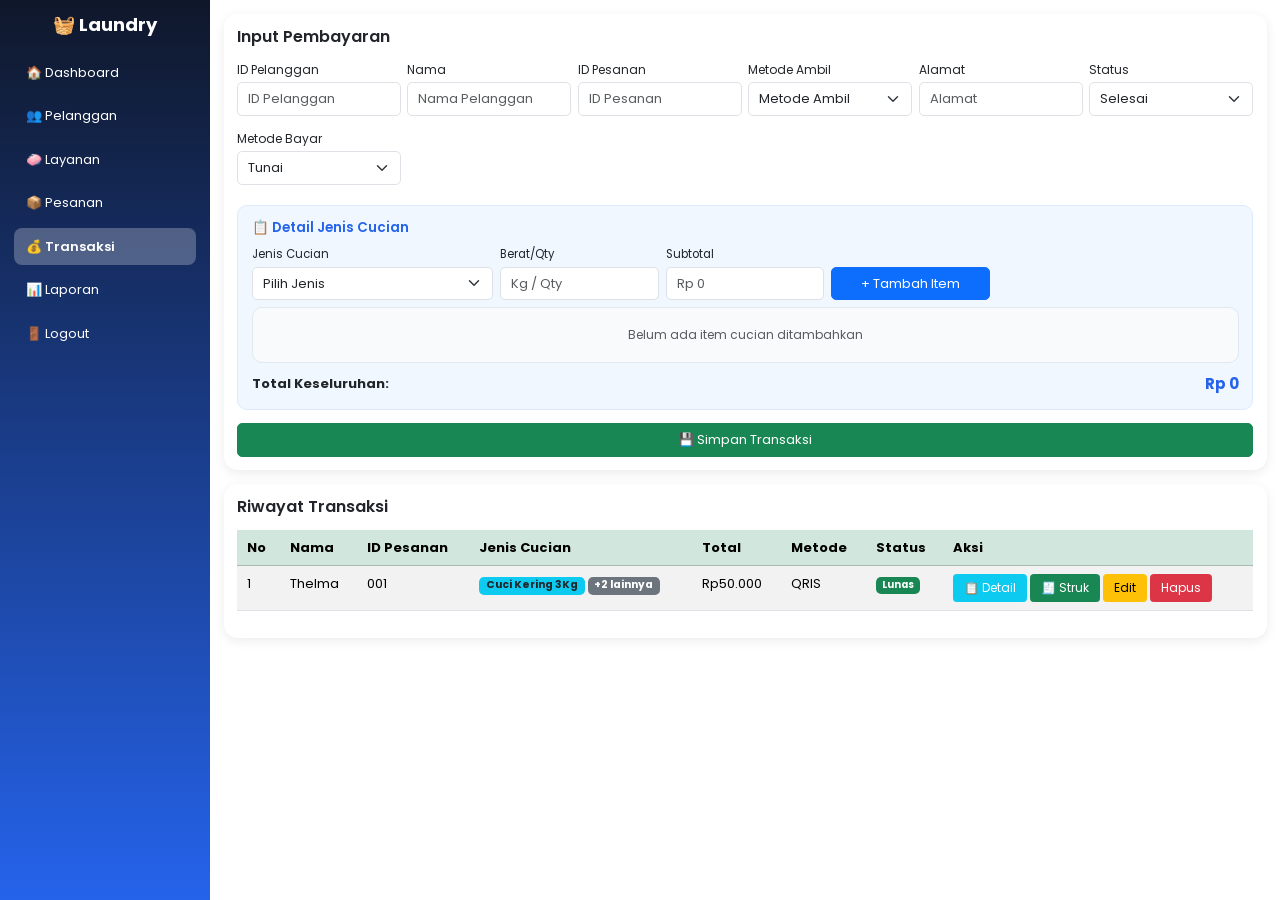
<file: admin/transaksi.html>
<!DOCTYPE html>
<html lang="id">

<head>
    <meta charset="UTF-8">
    <meta name="viewport" content="width=device-width, initial-scale=1.0">
    <title>Transaksi Laundry</title>
    <link href="https://cdn.jsdelivr.net/npm/bootstrap@5.3.3/dist/css/bootstrap.min.css" rel="stylesheet">
    <link href="https://fonts.googleapis.com/css2?family=Poppins:wght@300;400;500;600;700&display=swap"
        rel="stylesheet">
    <link rel="stylesheet" href="../style/transaksi.css">
</head>

<body>
    <div class="app-layout">
        <div class="sidebar">
            <h2>🧺 Laundry</h2>
            <a href="dashboard.html">🏠 Dashboard</a>
            <a href="pelanggan.html">👥 Pelanggan</a>
            <a href="layanan.html">🧼 Layanan</a>
            <a href="pesanan.html">📦 Pesanan</a>
            <a href="transaksi.html" class="active">💰 Transaksi</a>
            <a href="laporan.html">📊 Laporan</a>
            <a href="../index.html">🚪 Logout</a>
        </div>
        <div class="main">
            <div class="container-fluid p-3">
                <!-- INPUT TRANSAKSI -->
                <div class="card p-3">
                    <h3 class="mb-3">Input Pembayaran</h3>
                    <div class="row g-2">
                        <div class="col-md-3 col-lg-2 mb-2">
                            <label class="form-label mb-1" style="font-size:12px">ID Pelanggan</label>
                            <input type="text" id="idPelanggan" class="form-control" placeholder="ID Pelanggan">
                        </div>
                        <div class="col-md-3 col-lg-2 mb-2">
                            <label class="form-label mb-1" style="font-size:12px">Nama</label>
                            <input type="text" id="nama" class="form-control" placeholder="Nama Pelanggan">
                        </div>
                        <div class="col-md-3 col-lg-2 mb-2">
                            <label class="form-label mb-1" style="font-size:12px">ID Pesanan</label>
                            <input type="text" id="pesanan" class="form-control" placeholder="ID Pesanan">
                        </div>
                        <div class="col-md-3 col-lg-2 mb-2">
                            <label class="form-label mb-1" style="font-size:12px">Metode Ambil</label>
                            <select id="metodeAmbil" class="form-select">
                                <option value="">Metode Ambil</option>
                                <option value="Antar Jemput">Antar Jemput</option>
                                <option value="Antar Sendiri">Antar Sendiri</option>
                            </select>
                        </div>
                        <div class="col-md-3 col-lg-2 mb-2">
                            <label class="form-label mb-1" style="font-size:12px">Alamat</label>
                            <input type="text" id="alamat" class="form-control" placeholder="Alamat">
                        </div>
                        <div class="col-md-3 col-lg-2 mb-2">
                            <label class="form-label mb-1" style="font-size:12px">Status</label>
                            <select id="status" class="form-select">
                                <option value="Selesai">Selesai</option>
                                <option value="Proses">Proses</option>
                                <option value="Diantar">Diantar</option>
                            </select>
                        </div>
                        <div class="col-md-3 col-lg-2 mb-2">
                            <label class="form-label mb-1" style="font-size:12px">Metode Bayar</label>
                            <select id="metodeBayar" class="form-select">
                                <option value="Tunai">Tunai</option>
                                <option value="Transfer">Transfer</option>
                                <option value="QRIS">QRIS</option>
                                <option value="E-Wallet">E-Wallet</option>
                            </select>
                        </div>
                    </div>

                    <!-- DETAIL JENIS CUCIAN -->
                    <div class="mt-3 p-3" style="background:#f0f7ff; border-radius:10px; border:1px solid #dbeafe">
                        <h5 style="font-size:13.5px; font-weight:600; color:#2563eb; margin-bottom:8px">
                            📋 Detail Jenis Cucian
                        </h5>
                        <div class="row g-2 align-items-end">
                            <div class="col-md-3">
                                <label class="form-label mb-1" style="font-size:11.5px">Jenis Cucian</label>
                                <select id="itemLayanan" class="form-select">
                                    <option value="">Pilih Jenis</option>
                                    <option value="Cuci Kering|7000">Cuci Kering - Rp7.000/Kg</option>
                                    <option value="Cuci Setrika|10000">Cuci Setrika - Rp10.000/Kg</option>
                                    <option value="Express|15000">Express - Rp15.000/Kg</option>
                                    <option value="Setrika|5000">Setrika Saja - Rp5.000/Kg</option>
                                    <option value="Karpet (Kecil)|15000">Karpet (Kecil) - Rp15.000/pcs</option>
                                    <option value="Karpet (Sedang)|25000">Karpet (Sedang) - Rp25.000/pcs</option>
                                    <option value="Karpet (Besar)|40000">Karpet (Besar) - Rp40.000/pcs</option>
                                    <option value="Selimut (Kecil)|12000">Selimut (Kecil) - Rp12.000/pcs</option>
                                    <option value="Selimut (Sedang)|20000">Selimut (Sedang) - Rp20.000/pcs</option>
                                    <option value="Selimut (Besar)|30000">Selimut (Besar) - Rp30.000/pcs</option>
                                    <option value="Boneka (Kecil)|8000">Boneka (Kecil) - Rp8.000/pcs</option>
                                    <option value="Boneka (Sedang)|15000">Boneka (Sedang) - Rp15.000/pcs</option>
                                    <option value="Boneka (Besar)|25000">Boneka (Besar) - Rp25.000/pcs</option>
                                    <option value="Sepatu|12000">Sepatu - Rp12.000/pasang</option>
                                    <option value="Tas|10000">Tas - Rp10.000/pcs</option>
                                </select>
                            </div>
                            <div class="col-md-2">
                                <label class="form-label mb-1" style="font-size:11.5px">Berat/Qty</label>
                                <input type="number" id="itemBerat" class="form-control" placeholder="Kg / Qty"
                                    step="0.1" min="0.1">
                            </div>
                            <div class="col-md-2">
                                <label class="form-label mb-1" style="font-size:11.5px">Subtotal</label>
                                <input type="text" id="itemSubtotal" class="form-control" readonly placeholder="Rp 0">
                            </div>
                            <div class="col-md-2">
                                <button class="btn btn-primary w-100" onclick="tambahItem()" style="margin-bottom:0">
                                    + Tambah Item
                                </button>
                            </div>
                        </div>

                        <!-- Daftar item cucian -->
                        <div class="item-cucian-list mt-2" id="daftarItem">
                            <div class="text-center text-muted" style="font-size:12px; padding:8px" id="emptyItemMsg">
                                Belum ada item cucian ditambahkan
                            </div>
                        </div>

                        <div class="d-flex justify-content-between align-items-center mt-2" style="font-size:13px">
                            <span><strong>Total Keseluruhan:</strong></span>
                            <span id="grandTotal" style="font-size:15px; font-weight:700; color:#2563eb">Rp 0</span>
                        </div>
                    </div>

                    <button class="btn btn-success mt-3" onclick="tambahTransaksi()">
                        💾 Simpan Transaksi
                    </button>
                </div>

                <!-- RIWAYAT TRANSAKSI -->
                <div class="card p-3 mt-3">
                    <h3>Riwayat Transaksi</h3>
                    <div class="table-responsive">
                        <table class="table table-striped table-hover mt-2">
                            <thead class="table-success">
                                <tr>
                                    <th>No</th>
                                    <th>Nama</th>
                                    <th>ID Pesanan</th>
                                    <th>Jenis Cucian</th>
                                    <th>Total</th>
                                    <th>Metode</th>
                                    <th>Status</th>
                                    <th>Aksi</th>
                                </tr>
                            </thead>
                            <tbody id="dataTransaksi">
                                <tr data-id-pelanggan="C001" data-nama="Thelma" data-pesanan="001"
                                    data-metode-ambil="Antar Jemput" data-alamat="Jl. Merdeka" data-status="Selesai"
                                    data-metode-bayar="QRIS" data-total="50000" data-metode="QRIS"
                                    data-tanggal="2026-01-05 10:00"
                                    data-items='[{"jenis":"Cuci Kering","berat":3,"harga":7000,"subtotal":21000},{"jenis":"Cuci Setrika","berat":2,"harga":10000,"subtotal":20000},{"jenis":"Setrika","berat":1.8,"harga":5000,"subtotal":9000}]'>
                                    <td>1</td>
                                    <td>Thelma</td>
                                    <td>001</td>
                                    <td>
                                        <!-- Hanya Menampilkan 1 Jenis Cucian Utama + Indikator -->
                                        <span class="badge bg-info text-dark" style="font-size:10.5px">Cuci Kering
                                            3Kg</span>
                                        <span class="badge bg-secondary" style="font-size:10.5px">+2 lainnya</span>
                                    </td>
                                    <td>Rp50.000</td>
                                    <td>QRIS</td>
                                    <td><span class="badge bg-success">Lunas</span></td>
                                    <td>
                                        <button class="btn btn-info btn-sm text-white" onclick="lihatDetail(this)">📋
                                            Detail</button>
                                        <button class="btn btn-success btn-sm" onclick="cetakStruk(this)">🧾
                                            Struk</button>
                                        <button class="btn btn-warning btn-sm" onclick="editBaris(this)">Edit</button>
                                        <button class="btn btn-danger btn-sm" onclick="hapusBaris(this)">Hapus</button>
                                    </td>
                                </tr>
                            </tbody>
                        </table>
                    </div>
                </div>
            </div>
        </div>

        <!-- MODAL DETAIL TRANSAKSI -->
        <div class="modal fade" id="modalDetail" tabindex="-1">
            <div class="modal-dialog modal-dialog-centered">
                <div class="modal-content">
                    <div class="modal-header py-2" style="background:#f0f7ff">
                        <h5 class="modal-title" style="font-size:14px; font-weight:600">📋 Detail Transaksi</h5>
                        <button type="button" class="btn-close" data-bs-dismiss="modal"></button>
                    </div>
                    <div class="modal-body py-2">
                        <div class="detail-row"><span>No. Pesanan</span><span id="detailPesanan">-</span></div>
                        <div class="detail-row"><span>ID Pelanggan</span><span id="detailIdPelanggan">-</span></div>
                        <div class="detail-row"><span>Nama</span><span id="detailNama">-</span></div>
                        <div class="detail-row"><span>Metode Ambil</span><span id="detailMetodeAmbil">-</span></div>
                        <div class="detail-row"><span>Alamat</span><span id="detailAlamat">-</span></div>
                        <div class="detail-row"><span>Status</span><span id="detailStatus">-</span></div>
                        <div class="detail-row"><span>Metode Bayar</span><span id="detailMetodeBayar">-</span></div>
                        <div class="detail-row"><span>Tanggal</span><span id="detailTanggal">-</span></div>

                        <!-- DETAIL JENIS CUCIAN -->
                        <div class="detail-section">
                            <h6>🧺 Rincian Jenis Cucian</h6>
                            <table class="detail-item-table">
                                <thead>
                                    <tr>
                                        <th>No</th>
                                        <th>Jenis Cucian</th>
                                        <th>Berat/Qty</th>
                                        <th>Harga</th>
                                        <th>Subtotal</th>
                                    </tr>
                                </thead>
                                <tbody id="detailItemList"></tbody>
                                <tfoot>
                                    <tr style="font-weight:700; background:#e2e8f0">
                                        <td colspan="4" style="text-align:right; padding:6px 8px">Total</td>
                                        <td id="detailGrandTotal" style="padding:6px 8px">Rp 0</td>
                                    </tr>
                                </tfoot>
                            </table>
                        </div>
                    </div>
                    <div class="modal-footer py-2">
                        <button class="btn btn-secondary btn-sm" data-bs-dismiss="modal">Tutup</button>
                    </div>
                </div>
            </div>
        </div>

        <!-- MODAL STRUK -->
        <div class="modal fade" id="modalStruk" tabindex="-1">
            <div class="modal-dialog modal-dialog-centered" style="max-width:320px">
                <div class="modal-content">
                    <div class="modal-header py-2">
                        <h5 class="modal-title" style="font-size:14px">Struk Pembayaran</h5>
                        <button type="button" class="btn-close" data-bs-dismiss="modal"></button>
                    </div>
                    <div class="modal-body p-2">
                        <div id="strukArea" class="struk-box">
                            <h5>🧺 Laundry Premium</h5>
                            <p class="subtitle">Jl. Contoh No.123 | 0812-3456-7890</p>
                            <hr>
                            <div class="struk-row"><span>No. Pesanan</span><span id="strukPesanan">-</span></div>
                            <div class="struk-row"><span>ID Pelanggan</span><span id="strukIdPelanggan">-</span></div>
                            <div class="struk-row"><span>Nama</span><span id="strukNama">-</span></div>
                            <div class="struk-row"><span>Metode Ambil</span><span id="strukMetode">-</span></div>
                            <div class="struk-row"><span>Alamat</span><span id="strukAlamat">-</span></div>
                            <div class="struk-row"><span>Status</span><span id="strukStatus">-</span></div>
                            <div class="struk-row"><span>Metode Bayar</span><span id="strukMetodeBayar">-</span></div>
                            <div class="struk-row"><span>Tanggal</span><span id="strukTanggal">-</span></div>
                            <hr>
                            <div style="font-size:10.5px; font-weight:600; margin-bottom:3px">Rincian Cucian:</div>
                            <table class="struk-item-table" id="strukItemTable">
                                <thead>
                                    <tr>
                                        <th>Jenis</th>
                                        <th>Qty</th>
                                        <th>Subtotal</th>
                                    </tr>
                                </thead>
                                <tbody id="strukItemList"></tbody>
                            </table>
                            <hr>
                            <div class="struk-row struk-total"><span>TOTAL</span><span id="strukTotal">Rp0</span></div>
                            <hr>
                            <p class="subtitle mb-0">Terima kasih atas kepercayaan Anda 🙏</p>
                        </div>
                    </div>
                    <div class="modal-footer py-1">
                        <button class="btn btn-secondary btn-sm" data-bs-dismiss="modal">Tutup</button>
                        <button class="btn btn-primary btn-sm" onclick="window.print()">🖨 Cetak</button>
                    </div>
                </div>
            </div>
        </div>

        <script src="https://cdn.jsdelivr.net/npm/bootstrap@5.3.3/dist/js/bootstrap.bundle.min.js"></script>
        <script src="../style/transaksi.js"></script>
</body>

</html>
</file>
<file: style/konsumen.css>
/* ==========================================================================
   konsumen.css — Combined styles for all pages
   Scoped by body class: page-index, page-konsumen, page-kelompok,
                          page-lacak, page-progress
   ========================================================================== */

/* ---------- CSS VARIABLES (kelompok) ---------- */
:root {
  --brand: #0d6efd;
  --brand-light: #00a2ff;
  --ink: #1b2733;
  --muted: #64748b;
  --bg-soft: #eef4ff;
}

/* ---------- CSS VARIABLES (progress-cucian) ---------- */
.page-progress {
  --card: #FFFFFF;
  --ink: #1F2A37;
  --sub: #7686A0;
  --line: #E3ECF7;
  --blue: #2F6FE4;
  --blue-deep: #1D4FB0;
  --blue-soft: #EAF2FE;
  --sky: #4A90D9;
  --done: #1BA97A;
  --done-soft: #E4F5EE;
  --pending: #C7CFDA;
}

/* ==========================================================================
   INDEX PAGE — .page-index
   ========================================================================== */

.page-index {
  font-family: Poppins, sans-serif;
  background: #f4f8fc;
  padding-top: 56px;
  font-size: 13.5px;
}

.page-index .navbar {
  background: linear-gradient(90deg, #0d6efd, #00a2ff);
  position: fixed;
  top: 0;
  left: 0;
  right: 0;
  z-index: 1030;
  padding: 8px 0;
}

.page-index .navbar-brand { font-size: 16px; }
.page-index .nav-link,
.page-index .btn { font-size: 13px; }

.page-index .hero {
  background: linear-gradient(90deg, #0d6efd, #00b7ff);
  border-radius: 18px;
  padding: 45px 24px;
  color: white;
  text-align: center;
  margin-top: 20px;
  box-shadow: 0 8px 22px rgba(0, 0, 0, 0.12);
}

.page-index .hero h1 {
  font-weight: bold;
  font-size: 30px;
}

.page-index .hero p { font-size: 13.5px; }

.page-index .card {
  border: none;
  border-radius: 14px;
  transition: 0.3s;
  box-shadow: 0 3px 12px rgba(0, 0, 0, 0.08);
}

.page-index .card:hover {
  transform: translateY(-5px);
}

.page-index .card h4 { font-size: 15px; }
.page-index .card p { font-size: 13px; }

.page-index .icon {
  font-size: 38px;
  color: #0d6efd;
  margin-bottom: 10px;
}

.page-index .section-title {
  font-weight: bold;
  margin: 35px 0 20px;
  text-align: center;
  color: #0d6efd;
  font-size: 20px;
}

.page-index .promo {
  background: #ffc107;
  border-radius: 14px;
  padding: 28px;
  text-align: center;
  color: #000;
  font-weight: bold;
}
.page-index .promo h2 { font-size: 20px; }
.page-index .promo h3 { font-size: 18px; }

.page-index footer {
  background: #0d6efd;
  color: white;
  padding: 20px;
  margin-top: 40px;
  font-size: 12.5px;
}
.page-index footer h3 { font-size: 16px; }
.page-index footer p { margin-bottom: 4px; }

.page-index .scroll-top-btn {
  position: fixed;
  right: 16px;
  bottom: 16px;
  width: 40px;
  height: 40px;
  border: none;
  border-radius: 50%;
  background: linear-gradient(90deg, #0d6efd, #00a2ff);
  color: white;
  box-shadow: 0 6px 16px rgba(13, 110, 253, 0.25);
  display: none;
  align-items: center;
  justify-content: center;
  z-index: 999;
  cursor: pointer;
  font-size: 14px;
}

.page-index .table { font-size: 13px; }
.page-index .table th,
.page-index .table td { padding: 8px 10px; }

/* ==========================================================================
   KONSUMEN PAGE — .page-konsumen
   ========================================================================== */

.page-konsumen {
  background: #f4f8fb;
  font-family: Poppins, sans-serif;
  padding-top: 56px;
  font-size: 13.5px;
}

.page-konsumen .navbar {
  background: linear-gradient(90deg, #0d6efd, #00a2ff);
  position: fixed;
  top: 0;
  left: 0;
  right: 0;
  z-index: 1030;
  padding: 8px 0;
}

.page-konsumen .navbar-brand { font-size: 16px; }
.page-konsumen .nav-link,
.page-konsumen .btn { font-size: 13px; }

.page-konsumen .header {
  background: linear-gradient(135deg, #0d6efd, #4dabf7);
  color: white;
  padding: 28px 0;
  text-align: center;
}
.page-konsumen .header h1 { font-size: 22px; }
.page-konsumen .header p { font-size: 13px; margin-bottom: 0; }

.page-konsumen .card {
  border: none;
  border-radius: 14px;
  box-shadow: 0 2px 10px rgba(0,0,0,0.08);
}

.page-konsumen .form-label { font-size: 12.5px; margin-bottom: 3px; }
.page-konsumen .form-control,
.page-konsumen .form-select { font-size: 13px; padding: 7px 10px; }

.page-konsumen .btn-pesan {
  width: 100%;
  padding: 10px;
  font-size: 15px;
}

.page-konsumen #hasilPesan { display: none; }

.page-konsumen .mon {
  font-size: 12.5px;
  color: black;
}

/* ==========================================================================
   KELOMPOK PAGE — .page-kelompok
   ========================================================================== */

.page-kelompok {
  font-family: "Poppins", sans-serif;
  background: #f4f8fc;
  padding-top: 64px;
  font-size: 13.5px;
  color: var(--ink);
}

.page-kelompok * {
  box-sizing: border-box;
}

.page-kelompok .navbar {
  background: linear-gradient(90deg, #0d6efd, #00a2ff);
  position: fixed;
  top: 0;
  left: 0;
  right: 0;
  z-index: 1030;
  padding: 8px 0;
}

.page-kelompok .navbar-brand {
  font-size: 16px;
}

.page-kelompok .nav-link,
.page-kelompok .btn {
  font-size: 13px;
}

/* ---------- HERO ---------- */
.page-kelompok .kk-hero {
  position: relative;
  overflow: hidden;
  background: linear-gradient(180deg, #eaf3ff 0%, #f4f8fc 100%);
  border-radius: 22px;
  margin-top: 22px;
  padding: 48px 40px;
}

.page-kelompok .kk-badge {
  display: inline-block;
  background: #dceaff;
  color: var(--brand);
  font-weight: 600;
  font-size: 11.5px;
  letter-spacing: 0.5px;
  padding: 6px 14px;
  border-radius: 20px;
  margin-bottom: 16px;
}

.page-kelompok .kk-hero h1 {
  font-weight: 800;
  font-size: 34px;
  line-height: 1.15;
  margin-bottom: 14px;
  color: var(--ink);
}

.page-kelompok .kk-hero h1 span {
  color: var(--brand);
}

.page-kelompok .kk-hero p {
  color: var(--muted);
  font-size: 14px;
  max-width: 420px;
  margin-bottom: 0;
}

.page-kelompok .kk-illustration {
  position: relative;
  height: 260px;
  display: flex;
  align-items: center;
  justify-content: center;
}

.page-kelompok .kk-illustration .bubble {
  position: absolute;
  border-radius: 50%;
  background: radial-gradient(circle at 35% 30%, rgba(255, 255, 255, 0.9), rgba(13, 110, 253, 0.08));
  border: 1px solid rgba(13, 110, 253, 0.15);
}

.page-kelompok .kk-illustration .b1 {
  width: 210px;
  height: 210px;
  top: 5px;
  right: 40px;
}

.page-kelompok .kk-illustration .b2 {
  width: 60px;
  height: 60px;
  bottom: 10px;
  left: 10px;
}

.page-kelompok .kk-illustration .b3 {
  width: 26px;
  height: 26px;
  bottom: 60px;
  left: 70px;
}

.page-kelompok .kk-illustration .fa-washing-machine {
  position: relative;
  font-size: 130px;
  color: var(--brand);
  z-index: 2;
  filter: drop-shadow(0 12px 18px rgba(13, 110, 253, 0.25));
}

.page-kelompok .kk-illustration .fa-basket-shopping {
  position: absolute;
  right: 15px;
  bottom: 10px;
  font-size: 58px;
  color: #c99a5b;
  z-index: 2;
}

.page-kelompok .kk-illustration .fa-seedling {
  position: absolute;
  right: -10px;
  top: 10px;
  font-size: 46px;
  color: #4caf6d;
  z-index: 2;
}

/* ---------- MEMBER CARDS ---------- */
.page-kelompok .kk-section-title {
  font-weight: 700;
  font-size: 20px;
  margin: 40px 0 22px;
  text-align: center;
  color: var(--ink);
}

.page-kelompok .member-card {
  background: #fff;
  border-radius: 18px;
  padding: 26px 20px 22px;
  text-align: center;
  box-shadow: 0 6px 20px rgba(13, 110, 253, 0.08);
  transition: 0.25s;
  height: 100%;
  border: 1px solid #eef2f7;
}

.page-kelompok .member-card:hover {
  transform: translateY(-6px);
  box-shadow: 0 14px 28px rgba(13, 110, 253, 0.15);
}

.page-kelompok .avatar-wrap {
  position: relative;
  width: 96px;
  height: 96px;
  margin: 0 auto 14px;
}

.page-kelompok .avatar-wrap .avatar-circle {
  width: 100%;
  height: 100%;
  border-radius: 50%;
  background: linear-gradient(160deg, #dceaff, #f4f8fc);
  display: flex;
  align-items: center;
  justify-content: center;
  border: 3px solid #fff;
  box-shadow: 0 0 0 3px #dceaff;
  overflow: hidden;
}

.page-kelompok .avatar-wrap .avatar-circle i {
  font-size: 46px;
  color: #7fa9f0;
}

.page-kelompok .avatar-wrap .avatar-circle img {
  width: 100%;
  height: 100%;
  object-fit: cover;
}

.page-kelompok .avatar-wrap .role-badge {
  position: absolute;
  bottom: -2px;
  right: -2px;
  width: 30px;
  height: 30px;
  border-radius: 50%;
  background: #fff;
  display: flex;
  align-items: center;
  justify-content: center;
  box-shadow: 0 3px 8px rgba(0, 0, 0, 0.15);
  font-size: 13px;
}

.page-kelompok .role-badge.lead {
  color: #0d6efd;
}

.page-kelompok .role-badge.dev {
  color: #ff5da2;
}

.page-kelompok .role-badge.design {
  color: #2bb673;
}

.page-kelompok .role-badge.data {
  color: #8a5cf6;
}

.page-kelompok .member-name {
  font-weight: 700;
  font-size: 15.5px;
  margin-bottom: 2px;
}

.page-kelompok .member-role {
  color: var(--brand);
  font-weight: 600;
  font-size: 12.5px;
  margin-bottom: 8px;
  display: block;
}

.page-kelompok .member-desc {
  color: var(--muted);
  font-size: 12px;
  line-height: 1.5;
  min-height: 48px;
}

.page-kelompok .social-row {
  display: flex;
  justify-content: center;
  gap: 8px;
  margin-top: 12px;
}

.page-kelompok .social-row a {
  width: 30px;
  height: 30px;
  border-radius: 50%;
  background: #eef2f7;
  color: #4a5568;
  display: flex;
  align-items: center;
  justify-content: center;
  font-size: 12.5px;
  text-decoration: none;
  transition: 0.2s;
}

.page-kelompok .social-row a:hover {
  background: var(--brand);
  color: #fff;
}

/* ---------- VALUES STRIP ---------- */
.page-kelompok .kk-values {
  background: var(--bg-soft);
  border-radius: 18px;
  padding: 26px 20px;
  margin-top: 40px;
}

.page-kelompok .kk-value-item {
  display: flex;
  align-items: flex-start;
  gap: 12px;
}

.page-kelompok .kk-value-icon {
  width: 40px;
  height: 40px;
  min-width: 40px;
  border-radius: 50%;
  background: #fff;
  color: var(--brand);
  display: flex;
  align-items: center;
  justify-content: center;
  font-size: 15px;
  box-shadow: 0 3px 8px rgba(13, 110, 253, 0.15);
}

.page-kelompok .kk-value-item h6 {
  font-weight: 700;
  font-size: 13.5px;
  margin-bottom: 2px;
}

.page-kelompok .kk-value-item p {
  font-size: 12px;
  color: var(--muted);
  margin-bottom: 0;
}

/* ---------- FOOTER ---------- */
.page-kelompok footer.kk-footer {
  background: #fff;
  color: var(--ink);
  margin-top: 45px;
  padding: 34px 0 16px;
  border-top: 1px solid #eef2f7;
  font-size: 12.5px;
}

.page-kelompok footer.kk-footer h5 {
  font-weight: 700;
  font-size: 14px;
  margin-bottom: 12px;
}

.page-kelompok footer.kk-footer .brand-line {
  font-weight: 700;
  color: var(--brand);
  font-size: 15px;
}

.page-kelompok footer.kk-footer .muted {
  color: var(--muted);
}

.page-kelompok footer.kk-footer ul {
  list-style: none;
  padding: 0;
  margin: 0;
}

.page-kelompok footer.kk-footer ul li {
  margin-bottom: 7px;
}

.page-kelompok footer.kk-footer ul li a {
  color: var(--muted);
  text-decoration: none;
}

.page-kelompok footer.kk-footer ul li a:hover {
  color: var(--brand);
}

.page-kelompok footer.kk-footer .contact-line {
  display: flex;
  align-items: center;
  gap: 8px;
  margin-bottom: 8px;
  color: var(--muted);
}

.page-kelompok footer.kk-footer .contact-line i {
  color: var(--brand);
  width: 16px;
}

.page-kelompok .kk-social-icons {
  display: flex;
  gap: 10px;
}

.page-kelompok .kk-social-icons a {
  width: 32px;
  height: 32px;
  border-radius: 8px;
  display: flex;
  align-items: center;
  justify-content: center;
  background: var(--bg-soft);
  color: var(--brand);
  text-decoration: none;
}

.page-kelompok footer.kk-footer .copyright {
  text-align: center;
  color: var(--muted);
  font-size: 11.5px;
  margin-top: 24px;
  padding-top: 16px;
  border-top: 1px solid #eef2f7;
}

/* ==========================================================================
   LACAK PESANAN PAGE — .page-lacak
   ========================================================================== */

.page-lacak {
  font-family: Poppins, sans-serif;
  background: linear-gradient(135deg, #f4f8fc 0%, #eef6ff 100%);
  margin: 0;
  padding: 0;
  font-size: 13.5px;
}

.page-lacak .navbar {
  background: linear-gradient(90deg, #0d6efd, #00a2ff);
  padding: 8px 0;
}
.page-lacak .navbar-brand { font-size: 16px; }
.page-lacak .nav-link,
.page-lacak .btn { font-size: 13px; }

.page-lacak .page-wrap {
  min-height: calc(100vh - 56px);
  display: flex;
  align-items: center;
  justify-content: center;
  padding: 24px 14px;
}

.page-lacak .tracking-card {
  width: 100%;
  max-width: 560px;
  background: linear-gradient(145deg, #ffffff, #f7fbff);
  padding: 24px;
  border-radius: 18px;
  box-shadow: 0 14px 35px rgba(13, 110, 253, 0.12);
  border: 1px solid rgba(13, 110, 253, 0.08);
}

.page-lacak .tracking-header {
  text-align: center;
  margin-bottom: 16px;
  padding-bottom: 12px;
  border-bottom: 1px solid #eaf2ff;
}

.page-lacak h2 {
  color: #0d6efd;
  margin-bottom: 4px;
  font-weight: 700;
  font-size: 18px;
}

.page-lacak .subtitle {
  color: #6c757d;
  margin: 0;
  font-size: 13px;
}

.page-lacak .form-control {
  border-radius: 10px;
  padding: 10px 12px;
  border: 1px solid #dce8f7;
  font-size: 13px;
}

.page-lacak .btn-blue-black {
  background: linear-gradient(90deg, #0d6efd, #00a2ff);
  color: #000 !important;
  font-weight: 700;
  border: none;
  padding: 10px;
  border-radius: 10px;
  display: block;
  width: 100%;
  text-align: center;
  margin-top: 10px;
  text-decoration: none;
  font-size: 13.5px;
}
.page-lacak .btn-blue-black:hover { opacity: .95; color: #000 !important; }

/* ==========================================================================
   PROGRESS CUCIAN PAGE — .page-progress
   ========================================================================== */

.page-progress {
  margin: 0;
  font-family: 'Segoe UI', system-ui, -apple-system, sans-serif;
  color: var(--ink);
  min-height: 100vh;
  font-size: 13px;
  background:
    radial-gradient(circle at 12% 8%, rgba(47, 111, 228, 0.14), transparent 38%),
    radial-gradient(circle at 90% 15%, rgba(74, 144, 217, 0.10), transparent 42%),
    linear-gradient(180deg, #F4F8FE 0%, #F9FBFF 45%, #FFFFFF 100%);
  padding: 80px 14px 48px;
  overflow-x: hidden;
}

.page-progress .navbar {
  background: linear-gradient(90deg, #0d6efd, #00a2ff);
  position: fixed;
  top: 0;
  left: 0;
  right: 0;
  z-index: 1030;
  padding: 8px 0;
}

.page-progress .navbar-brand { font-size: 16px; }
.page-progress .nav-link,
.page-progress .btn { font-size: 13px; }

.page-progress * { box-sizing: border-box; }

.page-progress::before {
  content: '';
  position: fixed;
  inset: 0;
  background-image:
    radial-gradient(circle at 20% 18%, rgba(74, 144, 217, 0.08), transparent 20%),
    radial-gradient(circle at 80% 28%, rgba(47, 111, 228, 0.06), transparent 18%);
  pointer-events: none;
  z-index: 0;
}

.page-progress .wrap {
  position: relative;
  z-index: 1;
  max-width: 540px;
  margin: 0 auto;
}

.page-progress .topbar {
  display: flex;
  align-items: center;
  gap: 12px;
  margin-bottom: 16px;
}

.page-progress .back-pill {
  width: 36px;
  height: 36px;
  border-radius: 10px;
  background: linear-gradient(135deg, #ffffff, #f4f8ff);
  border: 1px solid rgba(47, 111, 228, 0.18);
  display: inline-flex;
  align-items: center;
  justify-content: center;
  color: var(--blue);
  box-shadow: 0 8px 18px rgba(31, 42, 55, 0.06);
  font-size: 16px;
  flex: none;
  text-decoration: none;
  transition: transform .22s ease;
}

.page-progress .back-pill:hover {
  transform: translateY(-1px);
}

.page-progress .topbar h1 {
  font-size: 17px;
  margin: 0;
}

.page-progress .topbar p {
  margin: 2px 0 0;
  font-size: 11.5px;
  color: var(--sub);
}

.page-progress .card {
  background: var(--card);
  border-radius: 14px;
  padding: 16px 18px 6px;
  box-shadow: 0 8px 22px rgba(31, 42, 55, 0.06);
  margin-bottom: 14px;
}

.page-progress .card-head {
  display: flex;
  align-items: center;
  gap: 10px;
  padding-bottom: 12px;
  margin-bottom: 6px;
  border-bottom: 1px solid var(--line);
}

.page-progress .thumb {
  width: 42px;
  height: 42px;
  border-radius: 10px;
  flex: none;
  background: linear-gradient(135deg, var(--blue), var(--sky));
  display: flex;
  align-items: center;
  justify-content: center;
  color: #fff;
  font-size: 18px;
}

.page-progress .card-head .name {
  font-weight: 600;
  font-size: 13.5px;
}

.page-progress .card-head .code {
  font-size: 11px;
  color: var(--sub);
  margin-top: 1px;
}

.page-progress .status-chip {
  margin-left: auto;
  font-size: 11px;
  font-weight: 600;
  color: var(--done);
  background: var(--done-soft);
  padding: 4px 10px;
  border-radius: 999px;
  white-space: nowrap;
}

.page-progress table.detail {
  width: 100%;
  border-collapse: collapse;
  margin: 4px 0 10px;
}

.page-progress table.detail tr td {
  padding: 6px 0;
  font-size: 12.5px;
  vertical-align: top;
}

.page-progress table.detail tr td:first-child {
  color: var(--sub);
  width: 42%;
}

.page-progress table.detail tr td:last-child {
  font-weight: 600;
  text-align: right;
}

.page-progress table.detail tr+tr td {
  border-top: 1px dashed var(--line);
}

.page-progress .section-title {
  font-size: 13px;
  font-weight: 700;
  margin: 18px 0 4px 2px;
  color: var(--ink);
  display: flex;
  align-items: center;
  gap: 6px;
}

.page-progress .section-title::before {
  content: "";
  width: 3px;
  height: 14px;
  background: var(--blue);
  border-radius: 2px;
  display: inline-block;
}

.page-progress .timeline {
  background: var(--card);
  border-radius: 14px;
  padding: 16px 18px 20px;
  box-shadow: 0 8px 22px rgba(31, 42, 55, 0.06);
}

.page-progress .t-item {
  display: grid;
  grid-template-columns: 62px 20px 1fr;
  column-gap: 2px;
}

.page-progress .t-time {
  font-size: 11px;
  color: var(--sub);
  padding-top: 1px;
  text-align: left;
  white-space: nowrap;
}

.page-progress .t-rail {
  position: relative;
  display: flex;
  flex-direction: column;
  align-items: center;
}

.page-progress .t-dot {
  width: 10px;
  height: 10px;
  border-radius: 50%;
  margin-top: 2px;
  flex: none;
  background: var(--pending);
  border: 2px solid var(--card);
  box-shadow: 0 0 0 1px var(--pending);
}

.page-progress .t-item.done .t-dot {
  background: var(--done);
  box-shadow: 0 0 0 1px var(--done);
}

.page-progress .t-item.current .t-dot {
  background: var(--sky);
  box-shadow: 0 0 0 3px rgba(62, 124, 177, 0.18);
  width: 12px;
  height: 12px;
  margin-top: 1px;
}

.page-progress .t-connector {
  width: 2px;
  flex: 1;
  background: var(--line);
  margin: 2px 0;
}

.page-progress .t-item.done .t-connector { background: var(--done); }
.page-progress .t-item:last-child .t-connector { display: none; }

.page-progress .t-body { padding-bottom: 20px; }
.page-progress .t-item:last-child .t-body { padding-bottom: 0; }

.page-progress .t-title {
  font-size: 12.5px;
  line-height: 1.5;
  color: var(--pending);
  font-weight: 500;
}

.page-progress .t-item.done .t-title { color: var(--done); font-weight: 600; }
.page-progress .t-item.current .t-title { color: var(--sky); font-weight: 700; }

.page-progress .t-sub {
  font-size: 11px;
  color: var(--sub);
  margin-top: 2px;
  line-height: 1.4;
}

.page-progress .footnote {
  text-align: center;
  font-size: 10.5px;
  color: var(--sub);
  margin-top: 14px;
}

@media (prefers-reduced-motion:no-preference) {
  .page-progress .card,
  .page-progress .timeline {
    animation: rise .4s ease both;
  }
  .page-progress .timeline { animation-delay: .06s; }
}

@keyframes rise {
  from { opacity: 0; transform: translateY(6px); }
  to { opacity: 1; transform: none; }
}
</file>
<file: style/admin-login.css>
body {
        height: 100vh;
        display: flex;
        justify-content: center;
        align-items: center;
        font-family: Poppins, sans-serif;
        font-size: 13.5px;
        background:
          linear-gradient(rgba(0, 0, 0, 0.6), rgba(0, 0, 0, 0.6)),
          url("https://images.unsplash.com/photo-1626806787461-102c1bfaaea1");
        background-size: cover;
        background-position: center;
      }
      .login-box {
        width: 370px;
        padding: 30px;
        border-radius: 18px;
        background: rgba(255, 255, 255, 0.18);
        backdrop-filter: blur(10px);
        color: white;
        box-shadow: 0 8px 24px rgba(0, 0, 0, 0.35);
      }
      .btn-login {
        width: 100%;
        padding: 10px;
        border-radius: 10px;
        font-weight: bold;
        font-size: 14px;
      }
      label { font-size: 13px; }
      .form-control { font-size: 13px; padding: 8px 12px; }
</file>
<file: style/laporan.css>
* {
            font-family: 'Poppins', sans-serif;
            box-sizing: border-box;
        }

        html, body {
            overflow-x: hidden;
            max-width: 100%;
            font-size: 13.5px;
        }

        .app-layout {
            display: flex;
            min-height: 100vh;
        }

        body {
            background:
                linear-gradient(rgba(255, 255, 255, 0.92),
                    rgba(255, 255, 255, 0.92)),
                url('https://images.unsplash.com/photo-1626806787461-102c1bfaaea1');
            background-size: cover;
            background-position: center;
            background-attachment: fixed;
        }

        .navbar-custom {
            background: white;
            padding: 14px 18px;
            box-shadow: 0 2px 8px rgba(0, 0, 0, .08);
            margin-bottom: 14px;
        }

        .card {
            border: none;
            border-radius: 14px;
            box-shadow: 0 3px 12px rgba(0, 0, 0, .08);
        }

        .sidebar {
            width: 210px;
            flex-shrink: 0;
            position: fixed;
            top: 0;
            left: 0;
            height: 100vh;
            background: linear-gradient(180deg, #0f172a, #2563eb);
            padding: 14px;
            z-index: 1000;
            overflow-y: auto;
        }

        .sidebar h2 {
            color: white;
            text-align: center;
            margin-bottom: 18px;
            font-weight: 700;
            font-size: 18px;
        }

        .sidebar a {
            display: block;
            padding: 9px 12px;
            margin-bottom: 6px;
            color: white;
            text-decoration: none;
            border-radius: 8px;
            transition: .3s;
            font-size: 13px;
        }

        .sidebar a:hover {
            background: rgba(255, 255, 255, .2);
        }

        .sidebar a.active {
            background: rgba(255, 255, 255, .25);
            font-weight: 600;
        }

        .main {
            flex: 1;
            min-width: 0;
            margin-left: 210px;
        }

        h3 { font-size: 16px; font-weight: 600; }
        h4 { font-size: 15px; }
        h5 { font-size: 13.5px; }

        .form-control, .form-select {
            font-size: 13px;
            padding: 6px 10px;
        }

        .btn { font-size: 13px; padding: 6px 14px; }
        .btn-sm { font-size: 12px; padding: 4px 10px; }

        .table { font-size: 13px; }
        .table th, .table td { padding: 8px 10px; }

        .card:hover { transform: translateY(-3px); }
        .stat { font-size: 24px; font-weight: bold; color: #2563eb; }
</file>
<file: style/layanan.css>
* {
            font-family: 'Poppins', sans-serif;
            box-sizing: border-box;
        }

        html, body {
            overflow-x: hidden;
            max-width: 100%;
            font-size: 13.5px;
        }

        .app-layout {
            display: flex;
            min-height: 100vh;
        }

        body {
            background:
                linear-gradient(rgba(255, 255, 255, 0.92),
                    rgba(255, 255, 255, 0.92)),
                url('https://images.unsplash.com/photo-1626806787461-102c1bfaaea1');
            background-size: cover;
            background-position: center;
            background-attachment: fixed;
        }

        .navbar-custom {
            background: white;
            padding: 14px 18px;
            box-shadow: 0 2px 8px rgba(0, 0, 0, .08);
            margin-bottom: 14px;
        }

        .card {
            border: none;
            border-radius: 14px;
            box-shadow: 0 3px 12px rgba(0, 0, 0, .08);
        }

        .sidebar {
            width: 210px;
            flex-shrink: 0;
            position: fixed;
            top: 0;
            left: 0;
            height: 100vh;
            background: linear-gradient(180deg, #0f172a, #2563eb);
            padding: 14px;
            z-index: 1000;
            overflow-y: auto;
        }

        .sidebar h2 {
            color: white;
            text-align: center;
            margin-bottom: 18px;
            font-weight: 700;
            font-size: 18px;
        }

        .sidebar a {
            display: block;
            padding: 9px 12px;
            margin-bottom: 6px;
            color: white;
            text-decoration: none;
            border-radius: 8px;
            transition: .3s;
            font-size: 13px;
        }

        .sidebar a:hover {
            background: rgba(255, 255, 255, .2);
        }

        .sidebar a.active {
            background: rgba(255, 255, 255, .25);
            font-weight: 600;
        }

        .main {
            flex: 1;
            min-width: 0;
            margin-left: 210px;
        }

        h3 { font-size: 16px; font-weight: 600; }
        h4 { font-size: 15px; }
        h5 { font-size: 13.5px; }

        .form-control, .form-select {
            font-size: 13px;
            padding: 6px 10px;
        }

        .btn { font-size: 13px; padding: 6px 14px; }
        .btn-sm { font-size: 12px; padding: 4px 10px; }

        .table { font-size: 13px; }
        .table th, .table td { padding: 8px 10px; }
</file>
<file: style/login.css>
body {
            height: 100vh;
            display: flex;
            justify-content: center;
            align-items: center;
            font-family: Poppins, sans-serif;
            font-size: 13.5px;
            background:
                linear-gradient(rgba(0, 0, 0, .6), rgba(0, 0, 0, .6)),
                url('https://images.unsplash.com/photo-1626806787461-102c1bfaaea1');
            background-size: cover;
            background-position: center;
        }
        .login-box {
            width: 380px;
            padding: 30px;
            border-radius: 18px;
            background: rgba(255, 255, 255, .15);
            backdrop-filter: blur(10px);
            color: white;
            box-shadow: 0 8px 24px rgba(0, 0, 0, .35);
        }
        .logo { font-size: 55px; text-align: center; }
        .btn-login { width: 100%; padding: 10px; border-radius: 10px; font-weight: bold; }
</file>
<file: style/pelanggan.css>
* {
            font-family: 'Poppins', sans-serif;
            box-sizing: border-box;
        }

        html, body {
            overflow-x: hidden;
            max-width: 100%;
            font-size: 13.5px;
        }

        .app-layout {
            display: flex;
            min-height: 100vh;
        }

        body {
            background:
                linear-gradient(rgba(255, 255, 255, 0.92),
                    rgba(255, 255, 255, 0.92)),
                url('https://images.unsplash.com/photo-1626806787461-102c1bfaaea1');
            background-size: cover;
            background-position: center;
            background-attachment: fixed;
        }

        .navbar-custom {
            background: white;
            padding: 14px 18px;
            box-shadow: 0 2px 8px rgba(0, 0, 0, .08);
            margin-bottom: 14px;
        }

        .card {
            border: none;
            border-radius: 14px;
            box-shadow: 0 3px 12px rgba(0, 0, 0, .08);
        }

        .sidebar {
            width: 210px;
            flex-shrink: 0;
            position: fixed;
            top: 0;
            left: 0;
            height: 100vh;
            background: linear-gradient(180deg, #0f172a, #2563eb);
            padding: 14px;
            z-index: 1000;
            overflow-y: auto;
        }

        .sidebar h2 {
            color: white;
            text-align: center;
            margin-bottom: 18px;
            font-weight: 700;
            font-size: 18px;
        }

        .sidebar a {
            display: block;
            padding: 9px 12px;
            margin-bottom: 6px;
            color: white;
            text-decoration: none;
            border-radius: 8px;
            transition: .3s;
            font-size: 13px;
        }

        .sidebar a:hover {
            background: rgba(255, 255, 255, .2);
        }

        .sidebar a.active {
            background: rgba(255, 255, 255, .25);
            font-weight: 600;
        }

        .main {
            flex: 1;
            min-width: 0;
            margin-left: 210px;
        }

        h3 { font-size: 16px; font-weight: 600; }
        h4 { font-size: 15px; }
        h5 { font-size: 13.5px; }

        .form-control, .form-select {
            font-size: 13px;
            padding: 6px 10px;
        }

        .btn { font-size: 13px; padding: 6px 14px; }
        .btn-sm { font-size: 12px; padding: 4px 10px; }

        .table { font-size: 13px; }
        .table th, .table td { padding: 8px 10px; }
</file>
<file: style/pesanan.css>
* {
            font-family: 'Poppins', sans-serif;
            box-sizing: border-box;
        }

        html, body {
            overflow-x: hidden;
            max-width: 100%;
            font-size: 13.5px;
        }

        .app-layout {
            display: flex;
            min-height: 100vh;
        }

        body {
            background:
                linear-gradient(rgba(255, 255, 255, 0.92),
                    rgba(255, 255, 255, 0.92)),
                url('https://images.unsplash.com/photo-1626806787461-102c1bfaaea1');
            background-size: cover;
            background-position: center;
            background-attachment: fixed;
        }

        .navbar-custom {
            background: white;
            padding: 14px 18px;
            box-shadow: 0 2px 8px rgba(0, 0, 0, .08);
            margin-bottom: 14px;
        }

        .card {
            border: none;
            border-radius: 14px;
            box-shadow: 0 3px 12px rgba(0, 0, 0, .08);
        }

        .sidebar {
            width: 210px;
            flex-shrink: 0;
            position: fixed;
            top: 0;
            left: 0;
            height: 100vh;
            background: linear-gradient(180deg, #0f172a, #2563eb);
            padding: 14px;
            z-index: 1000;
            overflow-y: auto;
        }

        .sidebar h2 {
            color: white;
            text-align: center;
            margin-bottom: 18px;
            font-weight: 700;
            font-size: 18px;
        }

        .sidebar a {
            display: block;
            padding: 9px 12px;
            margin-bottom: 6px;
            color: white;
            text-decoration: none;
            border-radius: 8px;
            transition: .3s;
            font-size: 13px;
        }

        .sidebar a:hover {
            background: rgba(255, 255, 255, .2);
        }

        .sidebar a.active {
            background: rgba(255, 255, 255, .25);
            font-weight: 600;
        }

        .main {
            flex: 1;
            min-width: 0;
            margin-left: 210px;
        }

        h3 { font-size: 16px; font-weight: 600; }
        h4 { font-size: 15px; }
        h5 { font-size: 13.5px; }

        .form-control, .form-select {
            font-size: 13px;
            padding: 6px 10px;
        }

        .btn { font-size: 13px; padding: 6px 14px; }
        .btn-sm { font-size: 12px; padding: 4px 10px; }

        .table { font-size: 13px; }
        .table th, .table td { padding: 8px 10px; }

        .detail-row {
            display: flex;
            justify-content: space-between;
            padding: 6px 0;
            border-bottom: 1px solid #eee;
            font-size: 13px;
        }
        .detail-row span:first-child { color: #6b7280; }
</file>
<file: style/transaksi.css>
* {
            font-family: 'Poppins', sans-serif;
            box-sizing: border-box;
        }

        html,
        body {
            overflow-x: hidden;
            max-width: 100%;
            font-size: 13.5px;
        }

        .app-layout {
            display: flex;
            min-height: 100vh;
        }

        body {
            background:
                linear-gradient(rgba(255, 255, 255, 0.92),
                    rgba(255, 255, 255, 0.92)),
                url('https://images.unsplash.com/photo-1626806787461-102c1bfaaea1');
            background-size: cover;
            background-position: center;
            background-attachment: fixed;
        }

        .navbar-custom {
            background: white;
            padding: 14px 18px;
            box-shadow: 0 2px 8px rgba(0, 0, 0, .08);
            margin-bottom: 14px;
        }

        .card {
            border: none;
            border-radius: 14px;
            box-shadow: 0 3px 12px rgba(0, 0, 0, .08);
        }

        .sidebar {
            width: 210px;
            flex-shrink: 0;
            position: fixed;
            top: 0;
            left: 0;
            height: 100vh;
            background: linear-gradient(180deg, #0f172a, #2563eb);
            padding: 14px;
            z-index: 1000;
            overflow-y: auto;
        }

        .sidebar h2 {
            color: white;
            text-align: center;
            margin-bottom: 18px;
            font-weight: 700;
            font-size: 18px;
        }

        .sidebar a {
            display: block;
            padding: 9px 12px;
            margin-bottom: 6px;
            color: white;
            text-decoration: none;
            border-radius: 8px;
            transition: .3s;
            font-size: 13px;
        }

        .sidebar a:hover {
            background: rgba(255, 255, 255, .2);
        }

        .sidebar a.active {
            background: rgba(255, 255, 255, .25);
            font-weight: 600;
        }

        .main {
            flex: 1;
            min-width: 0;
            margin-left: 210px;
        }

        h3 {
            font-size: 16px;
            font-weight: 600;
        }

        h4 {
            font-size: 15px;
        }

        h5 {
            font-size: 13.5px;
        }

        .form-control,
        .form-select {
            font-size: 13px;
            padding: 6px 10px;
        }

        .btn {
            font-size: 13px;
            padding: 6px 14px;
        }

        .btn-sm {
            font-size: 12px;
            padding: 4px 10px;
        }

        .table {
            font-size: 13px;
        }

        .table th,
        .table td {
            padding: 8px 10px;
        }

        /* Item cucian list */
        .item-cucian-list {
            background: #f8fafc;
            border: 1px solid #e2e8f0;
            border-radius: 10px;
            padding: 10px;
            margin-bottom: 10px;
            max-height: 180px;
            overflow-y: auto;
        }

        .item-cucian-row {
            display: flex;
            align-items: center;
            gap: 8px;
            padding: 5px 8px;
            background: white;
            border-radius: 6px;
            margin-bottom: 4px;
            font-size: 12.5px;
            border: 1px solid #e5e7eb;
        }

        .item-cucian-row:last-child {
            margin-bottom: 0;
        }

        .item-cucian-row .badge {
            font-size: 11px;
        }

        .item-cucian-row .remove-item {
            margin-left: auto;
            cursor: pointer;
            color: #ef4444;
            font-weight: bold;
            border: none;
            background: none;
            font-size: 14px;
            line-height: 1;
        }

        /* STRUK */
        .struk-box {
            width: 58mm;
            max-width: 58mm;
            background: #fff;
            margin: 0 auto;
            padding: 3mm;
            border: 1px dashed #999;
            font-family: "Courier New", monospace;
            font-size: 10px;
            line-height: 1.35;
            box-sizing: border-box;
        }

        .struk-box h5 {
            text-align: center;
            margin-bottom: 2px;
            font-size: 14px;
            font-family: 'Courier New', monospace;
        }

        .struk-box p.subtitle {
            text-align: center;
            font-size: 10px;
            margin-bottom: 8px;
            color: #666;
        }

        .struk-box hr {
            border-top: 1px dashed #999;
            margin: 6px 0;
        }

        .struk-row {
            display: flex;
            justify-content: space-between;
            gap: 6px;
            font-size: 11px;
            margin-bottom: 3px;
            align-items: flex-start;
        }

        .struk-row span:last-child {
            text-align: right;
            max-width: 55%;
            white-space: normal;
        }

        .struk-total {
            font-weight: 700;
            font-size: 13px;
        }

        .struk-item-table {
            width: 100%;
            border-collapse: collapse;
            font-size: 10.5px;
            margin: 4px 0;
        }

        .struk-item-table th {
            border-bottom: 1px dashed #999;
            padding: 2px 0;
            font-weight: 600;
            text-align: left;
        }

        .struk-item-table th:last-child,
        .struk-item-table td:last-child {
            text-align: right;
        }

        .struk-item-table td {
            padding: 2px 0;
        }

        /* Detail modal */
        .detail-section {
            background: #f8fafc;
            border-radius: 8px;
            padding: 10px 12px;
            margin-top: 8px;
        }

        .detail-section h6 {
            font-size: 12.5px;
            font-weight: 600;
            color: #2563eb;
            margin-bottom: 6px;
        }

        .detail-item-table {
            width: 100%;
            font-size: 12.5px;
            border-collapse: collapse;
        }

        .detail-item-table th {
            background: #e2e8f0;
            padding: 5px 8px;
            font-weight: 600;
            font-size: 12px;
        }

        .detail-item-table td {
            padding: 5px 8px;
            border-bottom: 1px solid #e5e7eb;
        }

        .detail-row {
            display: flex;
            justify-content: space-between;
            padding: 5px 0;
            border-bottom: 1px solid #eee;
            font-size: 12.5px;
        }

        .detail-row span:first-child {
            color: #6b7280;
        }

        @media print {
            @page {
                size: 58mm auto;
                margin: 0;
            }

            html,
            body {
                width: 58mm;
                margin: 0;
                padding: 0;
                background: #fff;
            }

            body * {
                visibility: hidden;
            }

            #strukArea,
            #strukArea * {
                visibility: visible;
            }

            #strukArea {
                position: fixed;
                left: 0;
                top: 0;
                width: 58mm;
                max-width: 58mm;
                margin: 0;
                padding: 3mm;
                border: none;
                box-shadow: none;
                background: #fff;
                box-sizing: border-box;
                font-family: "Courier New", monospace;
                font-size: 10px;
            }

            .modal-header,
            .modal-footer,
            .btn-close {
                display: none !important;
            }
        }
</file>
